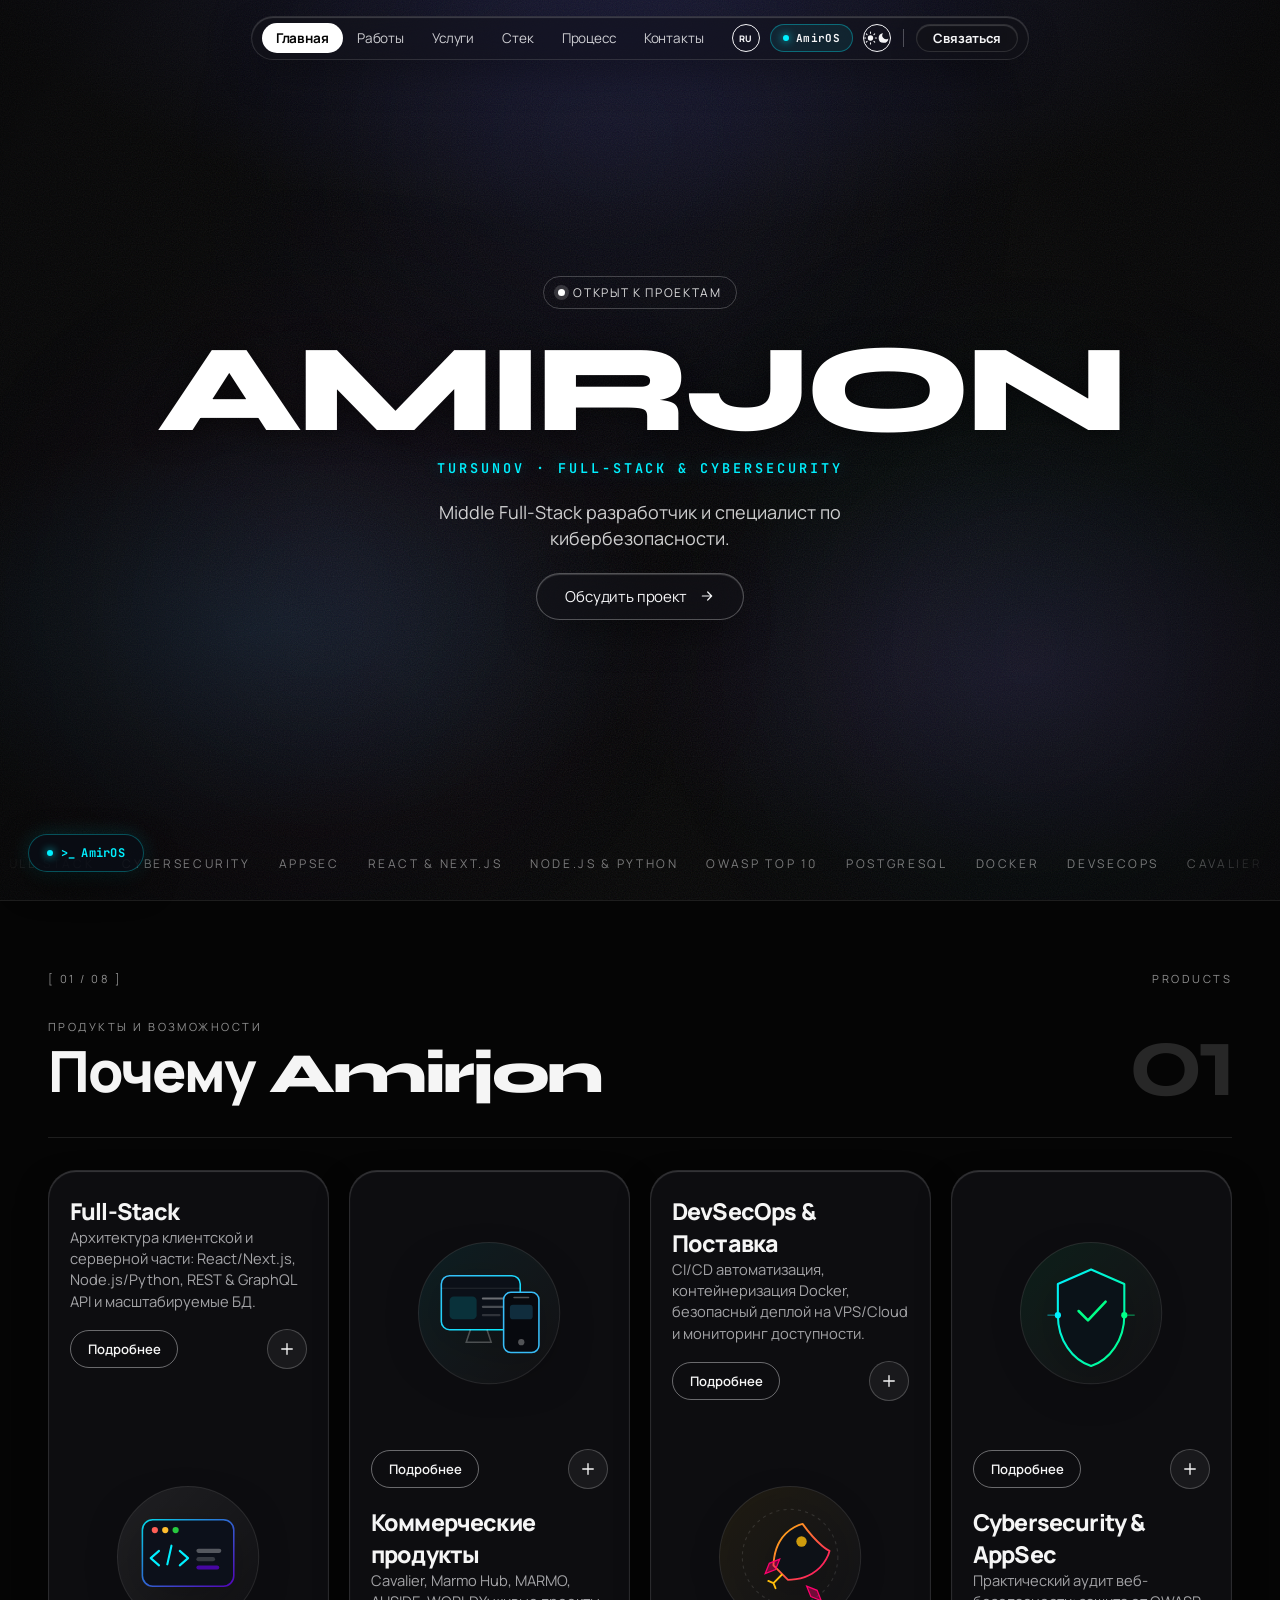
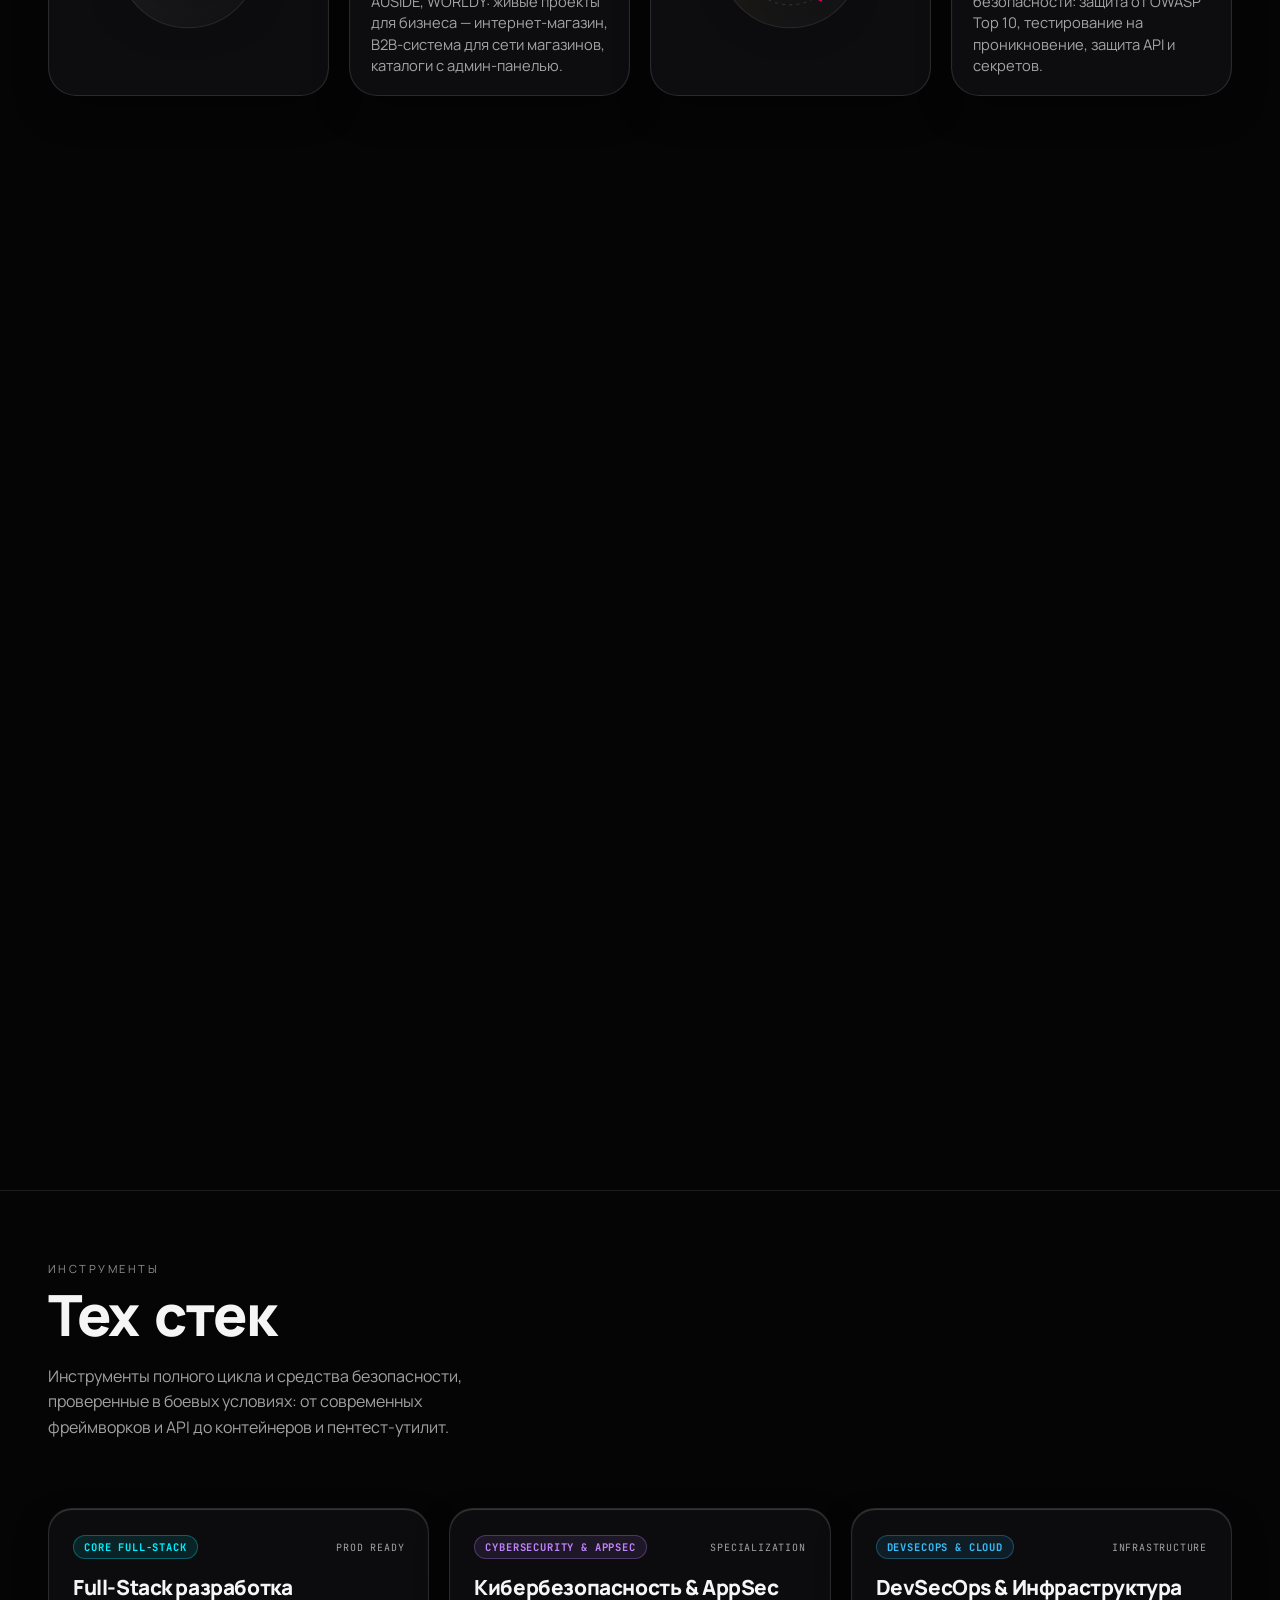
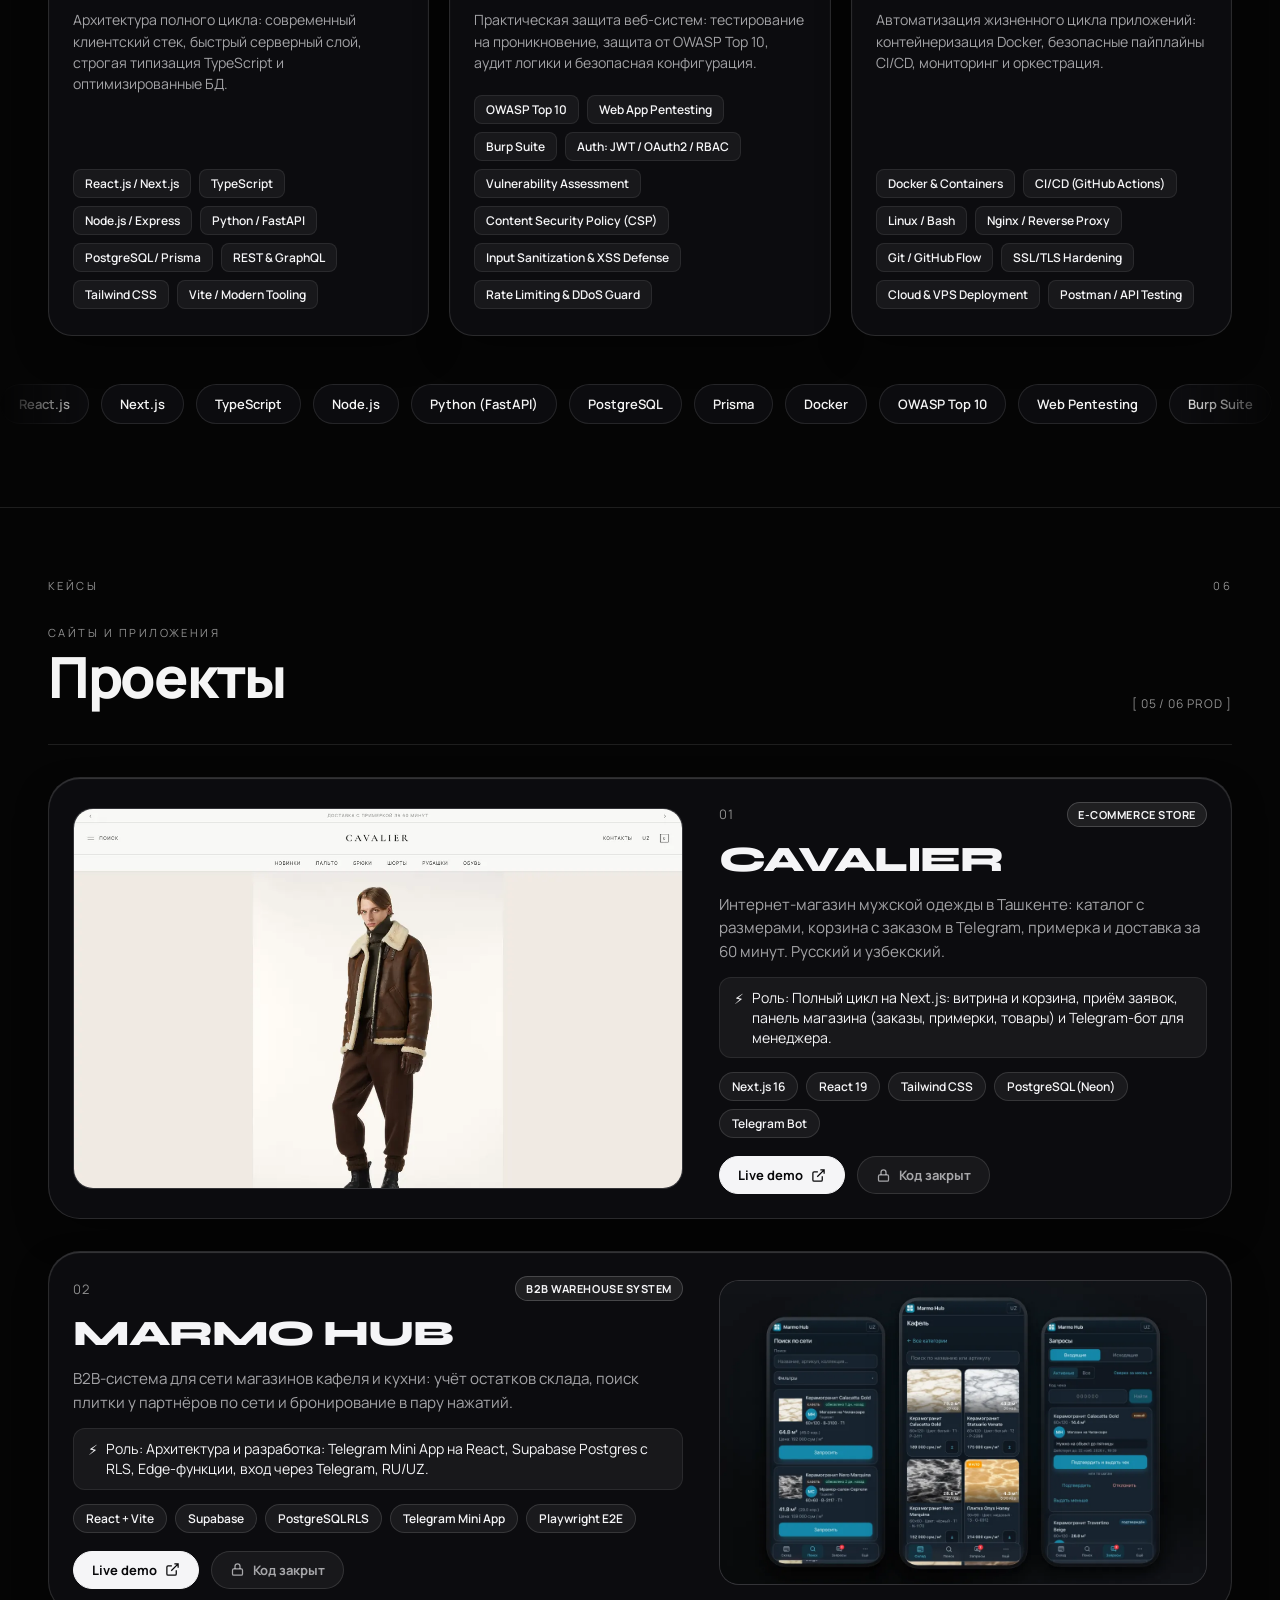
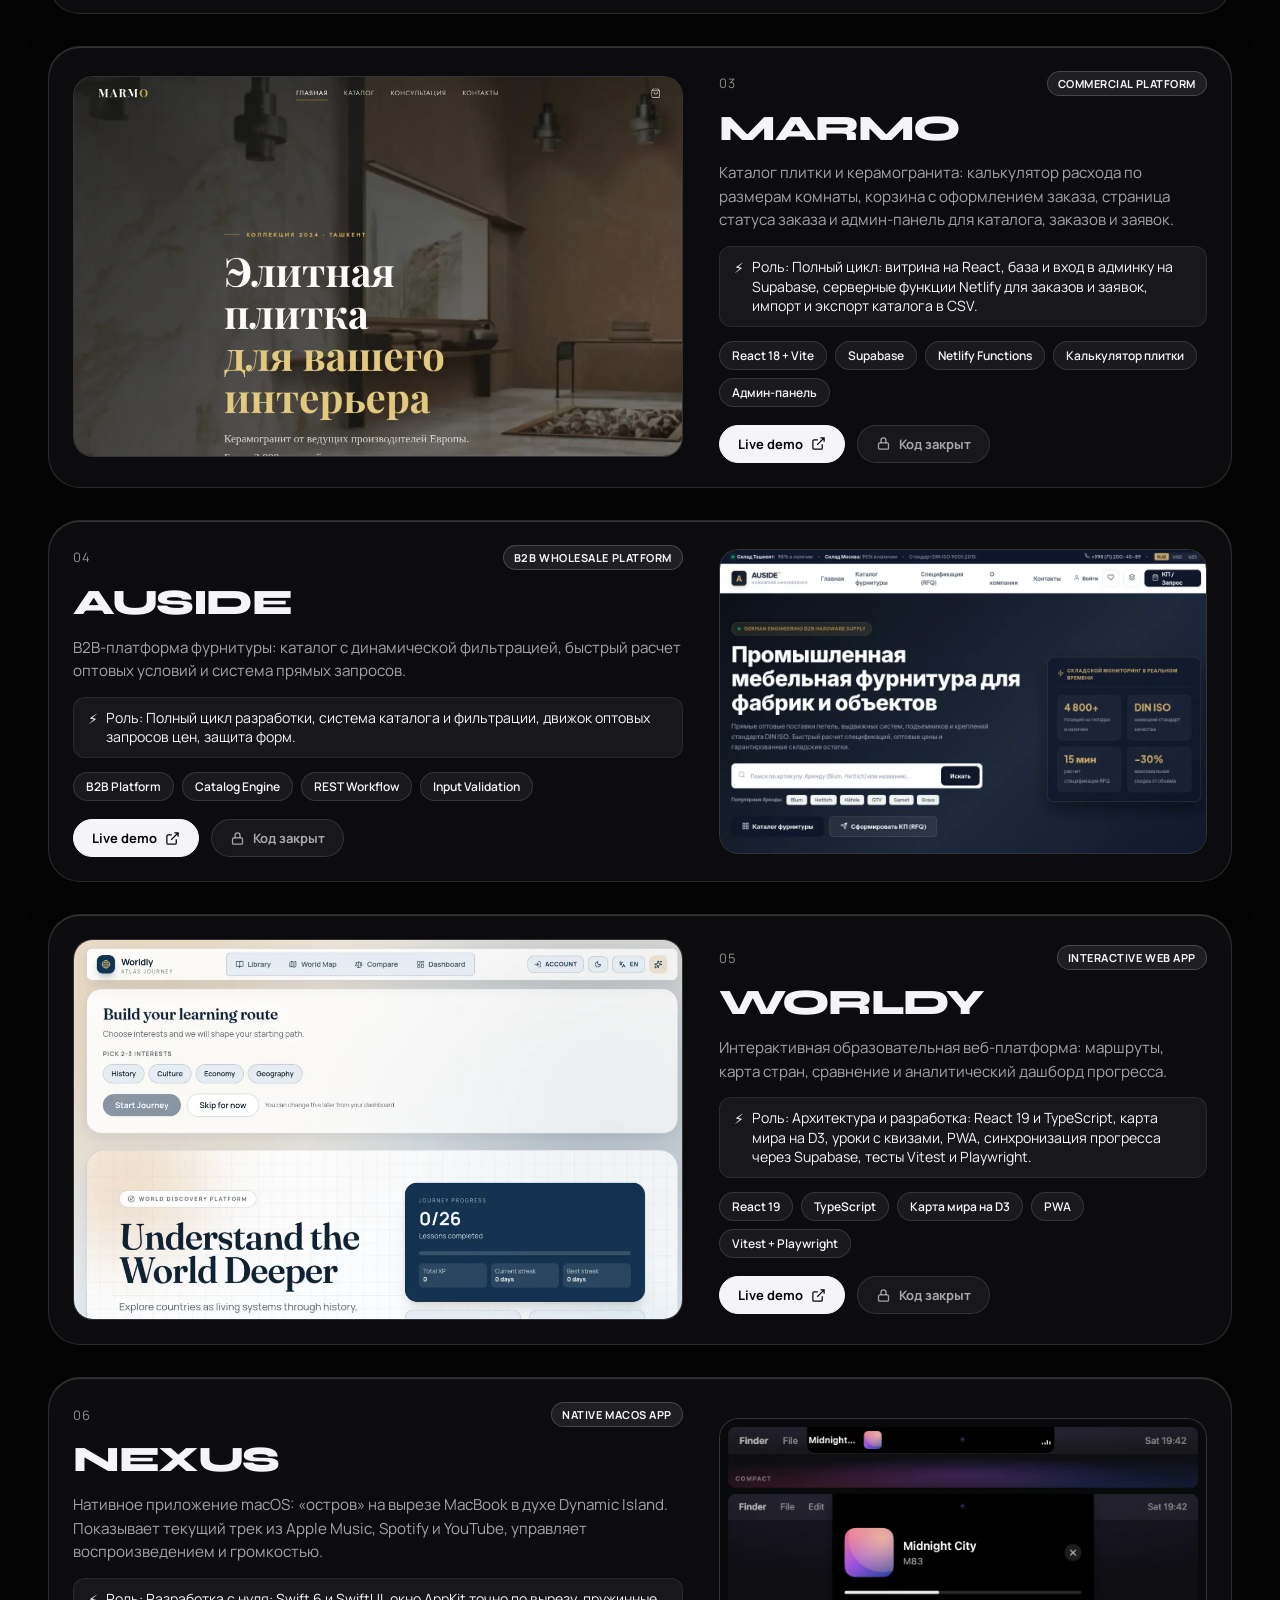
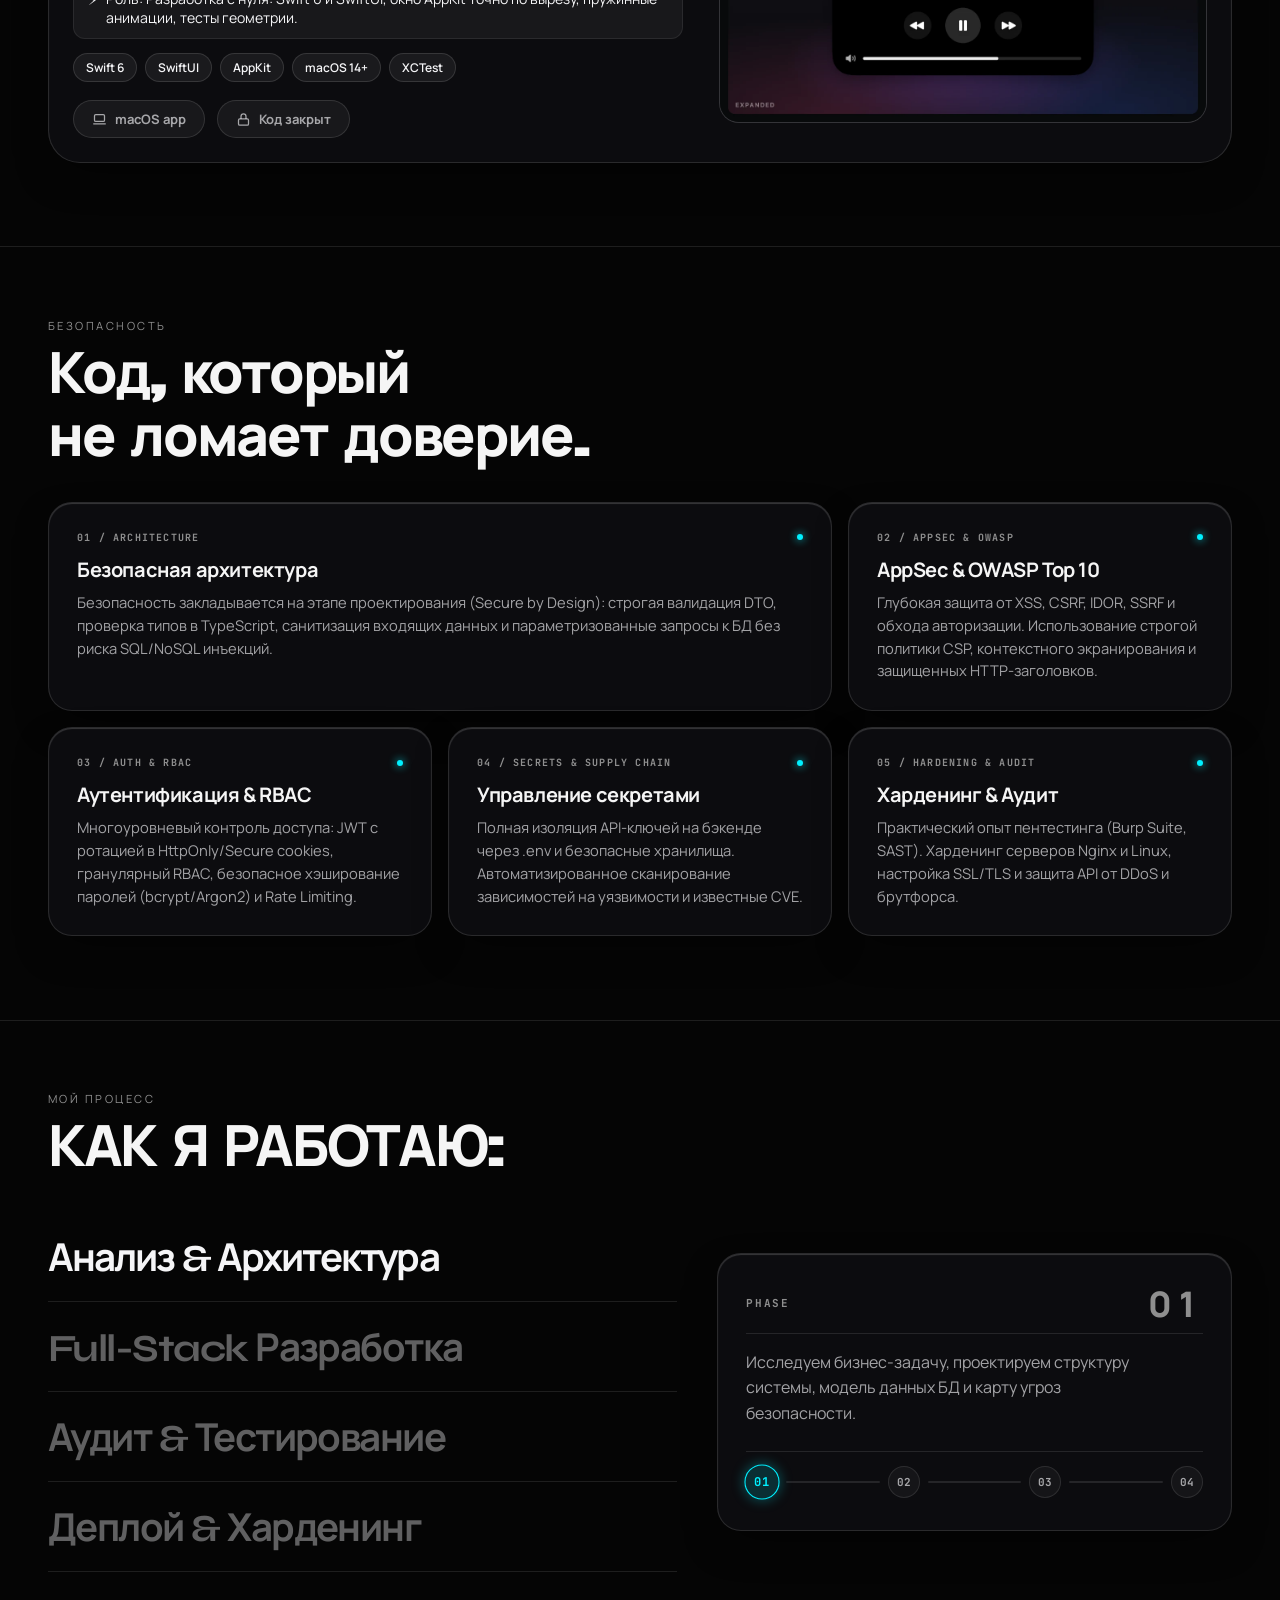
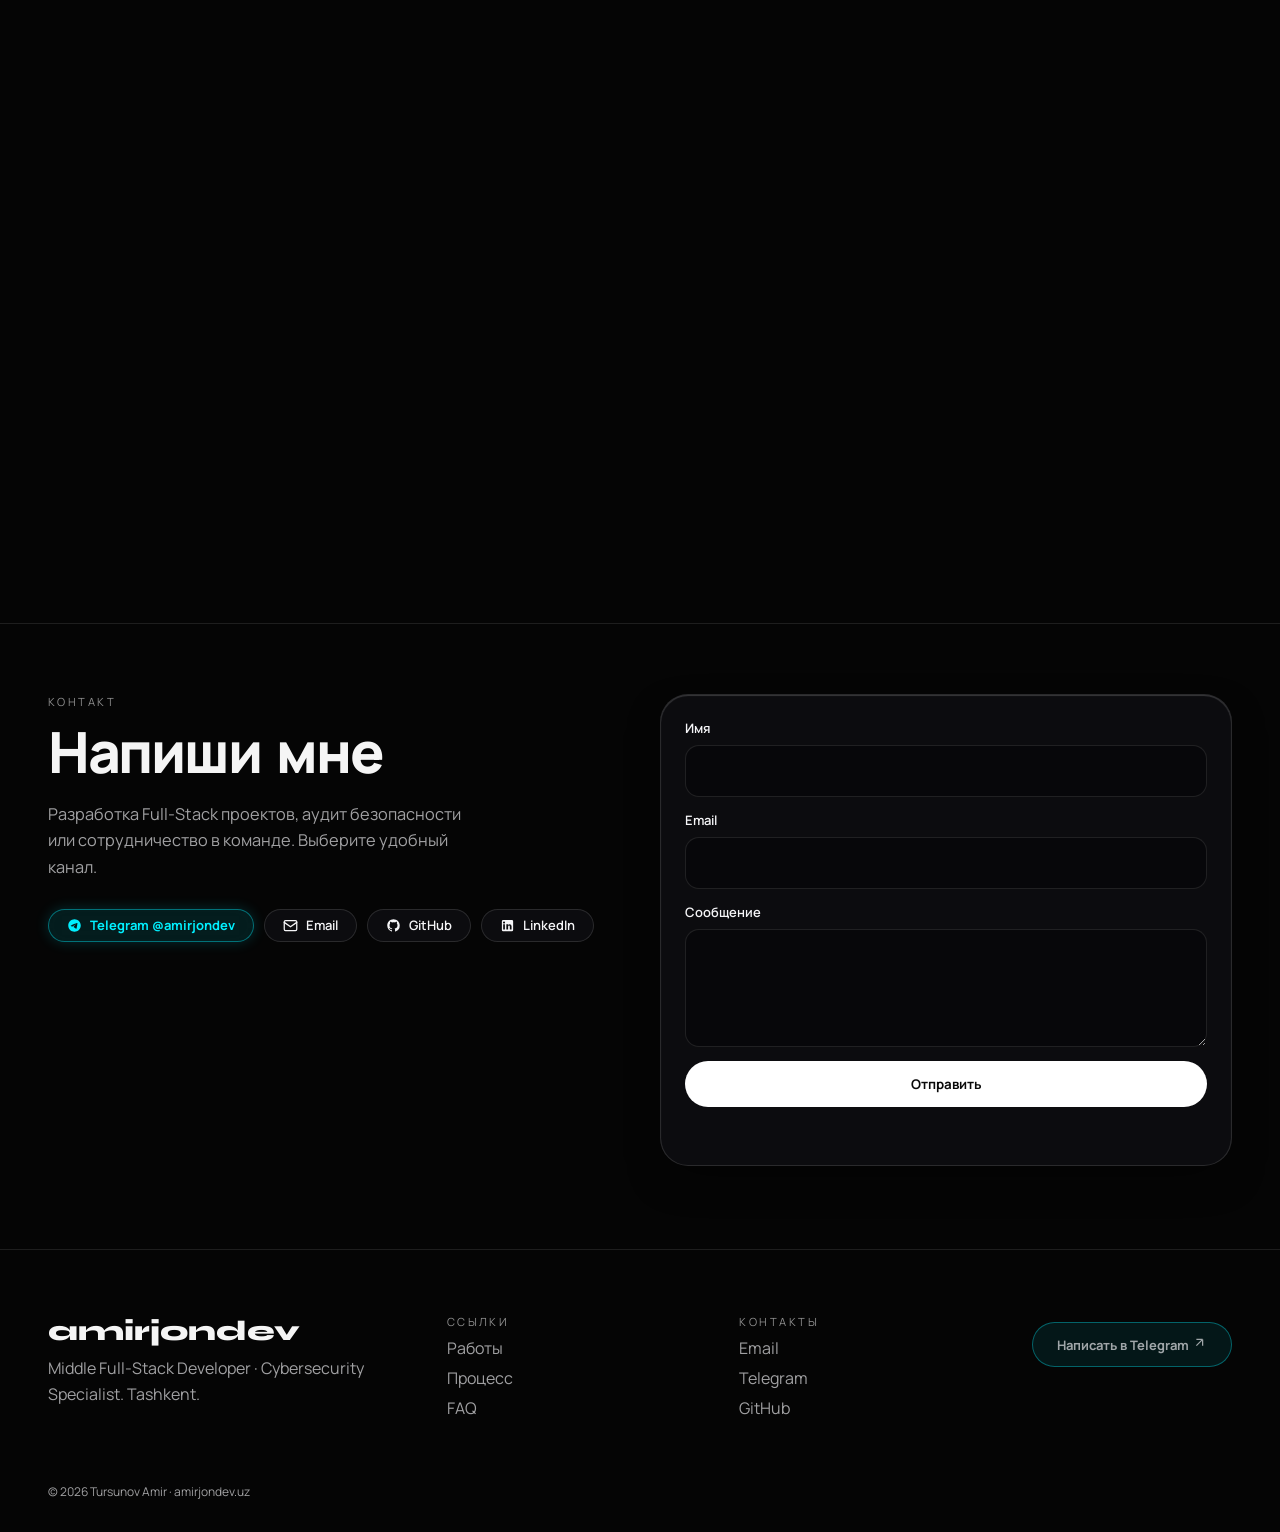
<file: index.html>
<!DOCTYPE html>
<html lang="ru" class="dark">
<head>
  <meta charset="UTF-8">
  <meta name="viewport" content="width=device-width, initial-scale=1.0">
  <title>Amirjon Tursunov · Middle Full-Stack Developer &amp; Cybersecurity Specialist</title>
  <link rel="canonical" href="https://amirjondev.uz/">
  <link rel="icon" type="image/svg+xml" href="./favicon.svg">
  <link rel="manifest" href="./site.webmanifest">
  <meta name="description" content="Amirjon Tursunov (@amirjondev) — Middle Full-Stack Developer &amp; Cybersecurity Specialist. Разработка защищенных веб-приложений, AppSec аудит, современный стек (React, Next.js, Node.js, TypeScript, Python).">
  <meta property="og:title" content="Amirjon Tursunov · Middle Full-Stack Developer &amp; Cybersecurity Specialist">
  <meta property="og:description" content="Middle Full-Stack Developer &amp; Cybersecurity Specialist. Современные защищенные веб-проекты на amirjondev.uz">
  <meta property="og:type" content="website">
  <meta property="og:url" content="https://amirjondev.uz/">
  <meta property="og:image" content="https://amirjondev.uz/og-image.png">
  <meta property="og:image:width" content="1200">
  <meta property="og:image:height" content="630">
  <meta property="og:image:type" content="image/png">
  <meta property="og:locale" content="ru_RU">
  <meta property="og:locale:alternate" content="en_US">
  <meta property="og:site_name" content="amirjondev.uz">
  <meta property="og:image:alt" content="Tursunov Amir — Middle Full-Stack Developer &amp; Cybersecurity Specialist, amirjondev.uz">
  <meta name="twitter:card" content="summary_large_image">
  <meta name="twitter:image" content="https://amirjondev.uz/og-image.png">
  <meta name="theme-color" content="#050505">
  <link rel="preconnect" href="https://fonts.googleapis.com">
  <link rel="preconnect" href="https://fonts.gstatic.com" crossorigin>
  <link href="https://fonts.googleapis.com/css2?family=JetBrains+Mono:wght@400;500;700&family=Manrope:wght@400;500;600;700;800&family=Syne:wght@600;700;800&display=swap" rel="stylesheet">
  <link rel="stylesheet" href="/styles.css?v=2.2.0">
  <style>
    html, body { background: #050505; color: #f5f5f5; }
    html:not(.dark), html:not(.dark) body { background: #f6f6f4; color: #0a0a0a; }
    a { color: inherit; }
    .hero { min-height: 100vh; display: flex; align-items: center; justify-content: center; }
    .hero-stack { width: 100%; text-align: center; }
    .hero-cta svg { flex-shrink: 0; }
  </style>
  <script async src="https://www.googletagmanager.com/gtag/js?id=G-TM1ZPD66BM"></script>
  <script>
    window.dataLayer = window.dataLayer || [];
    function gtag(){dataLayer.push(arguments);}
    gtag('js', new Date());
    gtag('config', 'G-TM1ZPD66BM');
  </script>
</head>
<body>
  <div class="ambient-mesh" aria-hidden="true">
    <div class="ambient-spot spot-1"></div>
    <div class="ambient-spot spot-2"></div>
    <div class="ambient-spot spot-3"></div>
  </div>

  <a class="skip-link" href="#about-work" data-i18n="skip">Перейти к контенту</a>

  <header class="site-header" id="siteHeader">
    <nav class="liquid-glass top-nav" aria-label="Primary">
      <a class="nav-link is-active" href="#home" data-nav="home" data-i18n="nav.home">Главная</a>
      <a class="nav-link" href="#projects" data-nav="projects" data-i18n="nav.work">Работы</a>
      <a class="nav-link" href="#services" data-nav="services" data-i18n="nav.services">Услуги</a>
      <a class="nav-link" href="#stack" data-nav="stack" data-i18n="nav.stack">Стек</a>
      <a class="nav-link" href="#process" data-nav="process" data-i18n="nav.process">Процесс</a>
      <a class="nav-link" href="#contacts" data-nav="contacts" data-i18n="nav.contacts">Контакты</a>

      <div class="nav-actions">
        <div class="lang-dropdown">
          <button type="button" class="lang-toggle-btn orbit-btn" id="langBtn" aria-label="Language" aria-expanded="false">
            <span id="langBtnLabel">RU</span>
          </button>
          <div class="lang-menu" id="langMenu" aria-hidden="true">
            <div class="lang-options">
              <button type="button" class="lang-option is-active" data-lang="ru">RU</button>
              <button type="button" class="lang-option" data-lang="en">EN</button>
            </div>
          </div>
        </div>

        <button type="button" class="nav-term-btn" id="termNavBtn" title="Терминал (Ctrl + ~ или ⌘ + K)" aria-label="Open Terminal">
          <span class="term-badge-dot"></span>
          <span>AmirOS</span>
        </button>

        <button type="button" class="theme-btn orbit-btn" id="themeToggle" aria-label="Toggle theme">
          <svg id="themeIconSun" width="14" height="14" viewBox="0 0 24 24" fill="currentColor" aria-hidden="true">
            <circle cx="12" cy="12" r="5"/>
            <path d="M12 1v2M12 21v2M4.22 4.22l1.42 1.42M18.36 18.36l1.42 1.42M1 12h2M21 12h2M4.22 19.78l1.42-1.42M18.36 5.64l1.42-1.42" stroke="currentColor" stroke-width="2" fill="none" stroke-linecap="round"/>
          </svg>
          <svg id="themeIconMoon" width="14" height="14" viewBox="0 0 24 24" fill="currentColor" hidden aria-hidden="true">
            <path d="M21 12.79A9 9 0 1 1 11.21 3 7 7 0 0 0 21 12.79z"/>
          </svg>
        </button>

        <span class="nav-rule" aria-hidden="true"></span>
        <a class="orbit-btn liquid-glass nav-cta" href="https://t.me/amirjondev" target="_blank" rel="noopener noreferrer" data-i18n="nav.cta">Связаться</a>
      </div>
    </nav>
  </header>

  <div class="mobile-bar liquid-glass" id="mobileBar">
    <a class="mobile-brand" href="#home">
      <span class="avatar-mark" aria-hidden="true">A</span>
      <span>amirjondev</span>
    </a>
    <div class="mobile-actions">
      <button type="button" class="theme-btn orbit-btn" id="themeToggleMobile" aria-label="Toggle theme">
        <svg class="icon-sun" width="12" height="12" viewBox="0 0 24 24" fill="currentColor" aria-hidden="true">
          <circle cx="12" cy="12" r="5"/>
          <path d="M12 1v2M12 21v2M4.22 4.22l1.42 1.42M18.36 18.36l1.42 1.42M1 12h2M21 12h2M4.22 19.78l1.42-1.42M18.36 5.64l1.42-1.42" stroke="currentColor" stroke-width="2" fill="none" stroke-linecap="round"/>
        </svg>
        <svg class="icon-moon" width="12" height="12" viewBox="0 0 24 24" fill="currentColor" hidden aria-hidden="true">
          <path d="M21 12.79A9 9 0 1 1 11.21 3 7 7 0 0 0 21 12.79z"/>
        </svg>
      </button>
      <button type="button" class="burger" id="burger" aria-label="Open menu" aria-expanded="false">
        <span></span><span></span>
      </button>
    </div>
  </div>

  <div class="mobile-sheet" id="mobileSheet" hidden>
    <div class="mobile-sheet-inner">
      <button type="button" class="sheet-term-btn" id="sheetTermBtn">
        <span class="term-badge-dot"></span>
        <span>&gt;_ AmirOS Terminal</span>
      </button>
      <a href="#home" data-i18n="nav.home">Главная</a>
      <a href="#projects" data-i18n="nav.work">Работы</a>
      <a href="#services" data-i18n="nav.services">Услуги</a>
      <a href="#stack" data-i18n="nav.stack">Стек</a>
      <a href="#security" data-i18n="nav.security">Безопасность</a>
      <a href="#process" data-i18n="nav.process">Процесс</a>
      <a href="#faq" data-i18n="nav.faq">FAQ</a>
      <a href="#contacts" data-i18n="nav.contacts">Контакты</a>
      <a class="sheet-cta" href="https://t.me/amirjondev" target="_blank" rel="noopener noreferrer" data-i18n="nav.cta">Связаться</a>
    </div>
  </div>

  <main>
    <section id="home" class="hero">
      <div class="hero-shader" id="heroShader" aria-hidden="true"></div>
      <div class="hero-veil" aria-hidden="true"></div>
      <div class="hero-stack">
        <p class="hero-chip" data-i18n="hero.chip">Открыт к проектам</p>
        <div class="hero-logo">
          <h1 class="hero-logo__title">AMIRJON</h1>
          <p class="hero-tagline">TURSUNOV · FULL-STACK &amp; CYBERSECURITY</p>
        </div>
        <p class="hero-sub" data-i18n="hero.subtitle">Middle Full-Stack разработчик и специалист по кибербезопасности.</p>
        <a class="hero-cta orbit-btn liquid-glass" href="https://t.me/amirjondev" target="_blank" rel="noopener noreferrer">
          <span data-i18n="hero.btn">Обсудить проект</span>
          <svg width="16" height="16" viewBox="0 0 24 24" fill="none" aria-hidden="true"><path d="M5 12h14M13 6l6 6-6 6" stroke="currentColor" stroke-width="1.8" stroke-linecap="round" stroke-linejoin="round"/></svg>
        </a>
      </div>
      <div class="hero-ticker" aria-hidden="true">
        <div class="hero-ticker-track">
          <span>Full-Stack</span><span>Cybersecurity</span><span>AppSec</span><span>React &amp; Next.js</span><span>Node.js &amp; Python</span><span>OWASP Top 10</span><span>PostgreSQL</span><span>Docker</span><span>DevSecOps</span><span>CAVALIER</span><span>MARMO HUB</span><span>MARMO</span><span>AUSIDE</span><span>WORLDY</span><span>NEXUS</span><span>Tashkent</span><span>Available for hire</span>
          <span>Full-Stack</span><span>Cybersecurity</span><span>AppSec</span><span>React &amp; Next.js</span><span>Node.js &amp; Python</span><span>OWASP Top 10</span><span>PostgreSQL</span><span>Docker</span><span>DevSecOps</span><span>CAVALIER</span><span>MARMO HUB</span><span>MARMO</span><span>AUSIDE</span><span>WORLDY</span><span>NEXUS</span><span>Tashkent</span><span>Available for hire</span>
        </div>
      </div>
    </section>

    <section id="about-work" class="aw-section">
      <div class="aw-inner">
        <div class="aw-topbar">
          <span class="aw-mono" data-i18n="about.num">[ 01 / 08 ]</span>
          <span class="aw-mono" data-i18n="about.tag">PRODUCTS</span>
        </div>
        <header class="aw-head">
          <div>
            <p class="aw-label" data-i18n="about.label">ПРОДУКТЫ И ВОЗМОЖНОСТИ</p>
            <h2 class="aw-title" data-i18n="about.title">Почему Amirjon</h2>
          </div>
          <span class="aw-big--head" aria-hidden="true">01</span>
        </header>
        <div class="aw-rule" aria-hidden="true"></div>
        <div class="aw-cols" id="whyTrack">
          <article class="aw-card aw-card--art-bottom">
            <div class="aw-card__copy">
              <h3 class="aw-card__title" data-i18n="about.c1.title">Full-Stack</h3>
              <p class="aw-card__text" data-i18n="about.c1.text">Архитектура клиентской и серверной части: React/Next.js, Node.js/Python, REST &amp; GraphQL API и масштабируемые БД.</p>
            </div>
            <div class="aw-card__actions">
              <a class="aw-card__btn" href="#services" data-i18n="about.more">Подробнее</a>
              <a class="aw-card__go" href="#services" aria-label="more">
                <svg width="18" height="18" viewBox="0 0 24 24" fill="none" aria-hidden="true"><path d="M12 5v14M5 12h14" stroke="currentColor" stroke-width="1.8" stroke-linecap="round"/></svg>
              </a>
            </div>
            <div class="aw-card__art" aria-hidden="true">
              <svg viewBox="0 0 160 160" fill="none" xmlns="http://www.w3.org/2000/svg" class="card-art-svg">
                <defs>
                  <linearGradient id="fe-grad" x1="0%" y1="0%" x2="100%" y2="100%">
                    <stop offset="0%" stop-color="#00f0ff" stop-opacity="0.9"/>
                    <stop offset="100%" stop-color="#7000ff" stop-opacity="0.7"/>
                  </linearGradient>
                  <linearGradient id="fe-bg" x1="0%" y1="0%" x2="100%" y2="100%">
                    <stop offset="0%" stop-color="rgba(255,255,255,0.08)"/>
                    <stop offset="100%" stop-color="rgba(255,255,255,0.02)"/>
                  </linearGradient>
                </defs>
                <circle cx="80" cy="80" r="68" fill="url(#fe-bg)" stroke="rgba(255,255,255,0.1)" stroke-width="1"/>
                <rect x="36" y="44" width="88" height="64" rx="10" fill="#0c101a" stroke="url(#fe-grad)" stroke-width="1.5"/>
                <circle cx="48" cy="54" r="3" fill="#ff5f56"/>
                <circle cx="58" cy="54" r="3" fill="#ffbd2e"/>
                <circle cx="68" cy="54" r="3" fill="#27c93f"/>
                <path d="M52 74l-8 7 8 7M72 74l8 7-8 7M64 69l-4 18" stroke="#00f0ff" stroke-width="2" stroke-linecap="round" stroke-linejoin="round"/>
                <rect x="88" y="72" width="24" height="4" rx="2" fill="rgba(255,255,255,0.3)"/>
                <rect x="88" y="80" width="18" height="4" rx="2" fill="rgba(255,255,255,0.18)"/>
                <rect x="88" y="88" width="22" height="4" rx="2" fill="#7000ff" fill-opacity="0.6"/>
              </svg>
            </div>
          </article>
          <article class="aw-card aw-card--art-top">
            <div class="aw-card__art" aria-hidden="true">
              <svg viewBox="0 0 160 160" fill="none" xmlns="http://www.w3.org/2000/svg" class="card-art-svg">
                <defs>
                  <linearGradient id="sites-grad" x1="0%" y1="0%" x2="100%" y2="100%">
                    <stop offset="0%" stop-color="#38bdf8"/>
                    <stop offset="100%" stop-color="#00f0ff"/>
                  </linearGradient>
                  <linearGradient id="sites-bg" x1="0%" y1="0%" x2="100%" y2="100%">
                    <stop offset="0%" stop-color="rgba(0,240,255,0.08)"/>
                    <stop offset="100%" stop-color="rgba(255,255,255,0.02)"/>
                  </linearGradient>
                </defs>
                <circle cx="80" cy="80" r="68" fill="url(#sites-bg)" stroke="rgba(255,255,255,0.1)" stroke-width="1"/>
                <rect x="34" y="44" width="76" height="52" rx="8" fill="#0b1018" stroke="url(#sites-grad)" stroke-width="1.5"/>
                <line x1="34" y1="56" x2="110" y2="56" stroke="rgba(255,255,255,0.1)" stroke-width="1"/>
                <rect x="42" y="64" width="26" height="22" rx="4" fill="rgba(0,240,255,0.15)"/>
                <line x1="74" y1="66" x2="102" y2="66" stroke="rgba(255,255,255,0.4)" stroke-width="2" stroke-linecap="round"/>
                <line x1="74" y1="74" x2="96" y2="74" stroke="rgba(255,255,255,0.25)" stroke-width="2" stroke-linecap="round"/>
                <line x1="74" y1="82" x2="90" y2="82" stroke="rgba(255,255,255,0.15)" stroke-width="2" stroke-linecap="round"/>
                <path d="M62 96l-4 12h24l-4-12" stroke="rgba(255,255,255,0.25)" stroke-width="1.5"/>
                <rect x="94" y="60" width="34" height="58" rx="7" fill="#07090e" stroke="#38bdf8" stroke-width="1.5"/>
                <line x1="104" y1="65" x2="118" y2="65" stroke="rgba(255,255,255,0.3)" stroke-width="1.5" stroke-linecap="round"/>
                <rect x="100" y="72" width="22" height="14" rx="3" fill="rgba(56,189,248,0.2)"/>
                <circle cx="111" cy="108" r="3" fill="rgba(255,255,255,0.3)"/>
              </svg>
            </div>
            <div class="aw-card__actions">
              <a class="aw-card__btn" href="#projects" data-i18n="about.more">Подробнее</a>
              <a class="aw-card__go" href="#projects" aria-label="more">
                <svg width="18" height="18" viewBox="0 0 24 24" fill="none" aria-hidden="true"><path d="M12 5v14M5 12h14" stroke="currentColor" stroke-width="1.8" stroke-linecap="round"/></svg>
              </a>
            </div>
            <div class="aw-card__copy">
              <h3 class="aw-card__title" data-i18n="about.c2.title">Коммерческие продукты</h3>
              <p class="aw-card__text" data-i18n="about.c2.text">Cavalier, Marmo Hub, MARMO, AUSIDE, WORLDY: живые проекты для бизнеса — интернет-магазин, B2B-система для сети магазинов, каталоги с админ-панелью.</p>
            </div>
          </article>
          <article class="aw-card aw-card--art-bottom">
            <div class="aw-card__copy">
              <h3 class="aw-card__title" data-i18n="about.c3.title">DevSecOps &amp; Поставка</h3>
              <p class="aw-card__text" data-i18n="about.c3.text">CI/CD автоматизация, контейнеризация Docker, безопасный деплой на VPS/Cloud и мониторинг доступности.</p>
            </div>
            <div class="aw-card__actions">
              <a class="aw-card__btn" href="#process" data-i18n="about.more">Подробнее</a>
              <a class="aw-card__go" href="#process" aria-label="more">
                <svg width="18" height="18" viewBox="0 0 24 24" fill="none" aria-hidden="true"><path d="M12 5v14M5 12h14" stroke="currentColor" stroke-width="1.8" stroke-linecap="round"/></svg>
              </a>
            </div>
            <div class="aw-card__art" aria-hidden="true">
              <svg viewBox="0 0 160 160" fill="none" xmlns="http://www.w3.org/2000/svg" class="card-art-svg">
                <defs>
                  <linearGradient id="deliv-grad" x1="0%" y1="0%" x2="100%" y2="100%">
                    <stop offset="0%" stop-color="#ffbe0b"/>
                    <stop offset="100%" stop-color="#ff006e"/>
                  </linearGradient>
                  <linearGradient id="deliv-bg" x1="0%" y1="0%" x2="100%" y2="100%">
                    <stop offset="0%" stop-color="rgba(255,190,11,0.08)"/>
                    <stop offset="100%" stop-color="rgba(255,255,255,0.02)"/>
                  </linearGradient>
                </defs>
                <circle cx="80" cy="80" r="68" fill="url(#deliv-bg)" stroke="rgba(255,255,255,0.1)" stroke-width="1"/>
                <circle cx="80" cy="80" r="46" stroke="rgba(255,255,255,0.12)" stroke-dasharray="3 4"/>
                <g transform="translate(48, 44)">
                  <path d="M44 4c0 0-14 3-22 17-6 10-6 23-6 23l14 14s13 0 23-6c14-8 17-22 17-22s-10-4-26-26z" fill="#0d1117" stroke="url(#deliv-grad)" stroke-width="1.8" stroke-linejoin="round"/>
                  <circle cx="43" cy="21" r="5" fill="#ffbe0b" fill-opacity="0.8"/>
                  <path d="M22 38l-10 4-4 10 10-4 4-10z" fill="rgba(255,0,110,0.4)" stroke="#ff006e" stroke-width="1.2"/>
                  <path d="M48 64l4 10 10 4-4-10-10-4z" fill="rgba(255,0,110,0.4)" stroke="#ff006e" stroke-width="1.2"/>
                  <path d="M24 53l-8 8m0 0l-5-2m5 2l2 5" stroke="#ffbe0b" stroke-width="1.8" stroke-linecap="round"/>
                </g>
              </svg>
            </div>
          </article>
          <article class="aw-card aw-card--art-top">
            <div class="aw-card__art" aria-hidden="true">
              <svg viewBox="0 0 160 160" fill="none" xmlns="http://www.w3.org/2000/svg" class="card-art-svg">
                <defs>
                  <linearGradient id="sec-grad" x1="0%" y1="0%" x2="100%" y2="100%">
                    <stop offset="0%" stop-color="#00f0ff"/>
                    <stop offset="100%" stop-color="#00ff88"/>
                  </linearGradient>
                  <linearGradient id="sec-bg" x1="0%" y1="0%" x2="100%" y2="100%">
                    <stop offset="0%" stop-color="rgba(0,255,136,0.08)"/>
                    <stop offset="100%" stop-color="rgba(255,255,255,0.02)"/>
                  </linearGradient>
                </defs>
                <circle cx="80" cy="80" r="68" fill="url(#sec-bg)" stroke="rgba(255,255,255,0.1)" stroke-width="1"/>
                <path d="M80 38L48 52v30c0 24 14 43 32 49 18-6 32-25 32-49V52L80 38z" fill="#0a1218" stroke="url(#sec-grad)" stroke-width="2" stroke-linejoin="round"/>
                <path d="M68 78l9 9 17-18" stroke="#00ff88" stroke-width="2.5" stroke-linecap="round" stroke-linejoin="round"/>
                <circle cx="48" cy="82" r="3" fill="#00f0ff"/>
                <circle cx="112" cy="82" r="3" fill="#00ff88"/>
                <line x1="38" y1="82" x2="45" y2="82" stroke="rgba(0,240,255,0.5)" stroke-width="1.2"/>
                <line x1="115" y1="82" x2="122" y2="82" stroke="rgba(0,255,136,0.5)" stroke-width="1.2"/>
              </svg>
            </div>
            <div class="aw-card__actions">
              <a class="aw-card__btn" href="#security" data-i18n="about.more">Подробнее</a>
              <a class="aw-card__go" href="#security" aria-label="more">
                <svg width="18" height="18" viewBox="0 0 24 24" fill="none" aria-hidden="true"><path d="M12 5v14M5 12h14" stroke="currentColor" stroke-width="1.8" stroke-linecap="round"/></svg>
              </a>
            </div>
            <div class="aw-card__copy">
              <h3 class="aw-card__title" data-i18n="about.c4.title">Cybersecurity &amp; AppSec</h3>
              <p class="aw-card__text" data-i18n="about.c4.text">Практический аудит веб-безопасности: защита от OWASP Top 10, тестирование на проникновение, защита API и секретов.</p>
            </div>
          </article>
        </div>
      </div>
    </section>

    <section id="services" class="split-section">
      <div class="aw-inner">
        <div class="aw-topbar">
          <span class="aw-mono" data-i18n="services.label">МОИ УСЛУГИ</span>
          <span class="aw-mono">02</span>
        </div>
        <h2 class="aw-title" data-i18n="services.title">Что я делаю</h2>
        <div class="svc-layout">
          <div class="svc-detail" id="svcDetail">
            <p class="svc-kicker" data-i18n="services.ready">Готовы обсудить задачу?</p>
            <p class="svc-copy" id="svcCopy" data-i18n="svc.1.desc">Разработка комплексных веб-приложений под ключ: от интерактивного интерфейса до масштабируемого бэкенда и БД.</p>
            <a class="hero-cta orbit-btn liquid-glass" href="#contacts" data-i18n="services.cta">Обсудить проект</a>
          </div>
          <ul class="svc-list" id="svcList">
            <li class="is-active" data-svc="1"><button type="button" data-i18n="svc.1.name">Full-Stack веб-сервисы</button></li>
            <li data-svc="2"><button type="button" data-i18n="svc.2.name">Backend &amp; API разработка</button></li>
            <li data-svc="3"><button type="button" data-i18n="svc.3.name">Frontend &amp; SPA / SSR</button></li>
            <li data-svc="4"><button type="button" data-i18n="svc.4.name">Аудит безопасности (AppSec)</button></li>
            <li data-svc="5"><button type="button" data-i18n="svc.5.name">Базы данных и ORM</button></li>
            <li data-svc="6"><button type="button" data-i18n="svc.6.name">DevSecOps &amp; Деплой</button></li>
            <li data-svc="7"><button type="button" data-i18n="svc.7.name">Оптимизация &amp; Web Vitals</button></li>
            <li data-svc="8"><button type="button" data-i18n="svc.8.name">Харденинг &amp; Защита данных</button></li>
          </ul>
        </div>
      </div>
    </section>

    <section id="stack" class="stack-section">
      <div class="aw-inner">
        <div class="section-head">
          <p class="aw-label" data-i18n="stack.label">ИНСТРУМЕНТЫ</p>
          <h2 class="aw-title"><span data-i18n="stack.title1">Тех</span> <span data-i18n="stack.title2">стек</span></h2>
          <p class="stack-desc" data-i18n="stack.desc">Инструменты полного цикла и средства безопасности, проверенные в боевых условиях: от современных фреймворков и API до контейнеров и пентест-утилит.</p>
        </div>

        <div class="stack-grid">
          <!-- Domain 1: Core Full-Stack -->
          <div class="stack-card liquid-glass">
            <div class="stack-card__header">
              <span class="stack-pill stack-pill--cyan" data-i18n="stack.c1.badge">CORE FULL-STACK</span>
              <span class="stack-status-badge">PROD READY</span>
            </div>
            <h3 class="stack-card__title" data-i18n="stack.c1.title">Full-Stack разработка</h3>
            <p class="stack-card__text" data-i18n="stack.c1.desc">Архитектура полного цикла: современный клиентский стек, быстрый серверный слой, строгая типизация TypeScript и оптимизированные БД.</p>
            <div class="stack-chips">
              <span class="stack-chip">React.js / Next.js</span>
              <span class="stack-chip">TypeScript</span>
              <span class="stack-chip">Node.js / Express</span>
              <span class="stack-chip">Python / FastAPI</span>
              <span class="stack-chip">PostgreSQL / Prisma</span>
              <span class="stack-chip">REST &amp; GraphQL</span>
              <span class="stack-chip">Tailwind CSS</span>
              <span class="stack-chip">Vite / Modern Tooling</span>
            </div>
          </div>

          <!-- Domain 2: Cybersecurity & AppSec -->
          <div class="stack-card liquid-glass">
            <div class="stack-card__header">
              <span class="stack-pill stack-pill--purple" data-i18n="stack.c2.badge">CYBERSECURITY &amp; APPSEC</span>
              <span class="stack-status-badge">SPECIALIZATION</span>
            </div>
            <h3 class="stack-card__title" data-i18n="stack.c2.title">Кибербезопасность &amp; AppSec</h3>
            <p class="stack-card__text" data-i18n="stack.c2.desc">Практическая защита веб-систем: тестирование на проникновение, защита от OWASP Top 10, аудит логики и безопасная конфигурация.</p>
            <div class="stack-chips">
              <span class="stack-chip">OWASP Top 10</span>
              <span class="stack-chip">Web App Pentesting</span>
              <span class="stack-chip">Burp Suite</span>
              <span class="stack-chip">Auth: JWT / OAuth2 / RBAC</span>
              <span class="stack-chip">Vulnerability Assessment</span>
              <span class="stack-chip">Content Security Policy (CSP)</span>
              <span class="stack-chip">Input Sanitization &amp; XSS Defense</span>
              <span class="stack-chip">Rate Limiting &amp; DDoS Guard</span>
            </div>
          </div>

          <!-- Domain 3: DevSecOps & Cloud -->
          <div class="stack-card liquid-glass">
            <div class="stack-card__header">
              <span class="stack-pill stack-pill--blue" data-i18n="stack.c3.badge">DEVSECOPS &amp; CLOUD</span>
              <span class="stack-status-badge">INFRASTRUCTURE</span>
            </div>
            <h3 class="stack-card__title" data-i18n="stack.c3.title">DevSecOps &amp; Инфраструктура</h3>
            <p class="stack-card__text" data-i18n="stack.c3.desc">Автоматизация жизненного цикла приложений: контейнеризация Docker, безопасные пайплайны CI/CD, мониторинг и оркестрация.</p>
            <div class="stack-chips">
              <span class="stack-chip">Docker &amp; Containers</span>
              <span class="stack-chip">CI/CD (GitHub Actions)</span>
              <span class="stack-chip">Linux / Bash</span>
              <span class="stack-chip">Nginx / Reverse Proxy</span>
              <span class="stack-chip">Git / GitHub Flow</span>
              <span class="stack-chip">SSL/TLS Hardening</span>
              <span class="stack-chip">Cloud &amp; VPS Deployment</span>
              <span class="stack-chip">Postman / API Testing</span>
            </div>
          </div>
        </div>
      </div>

      <div class="ticker-wrap" aria-hidden="true">
        <div class="ticker">
          <div class="ticker-track">
            <span>React.js</span><span>Next.js</span><span>TypeScript</span><span>Node.js</span><span>Python (FastAPI)</span><span>PostgreSQL</span><span>Prisma</span><span>Docker</span><span>OWASP Top 10</span><span>Web Pentesting</span><span>Burp Suite</span><span>DevSecOps</span><span>Tailwind CSS</span><span>REST &amp; GraphQL</span><span>Linux Hardening</span><span>CI/CD</span><span>JWT / OAuth2</span><span>Nginx</span>
            <span>React.js</span><span>Next.js</span><span>TypeScript</span><span>Node.js</span><span>Python (FastAPI)</span><span>PostgreSQL</span><span>Prisma</span><span>Docker</span><span>OWASP Top 10</span><span>Web Pentesting</span><span>Burp Suite</span><span>DevSecOps</span><span>Tailwind CSS</span><span>REST &amp; GraphQL</span><span>Linux Hardening</span><span>CI/CD</span><span>JWT / OAuth2</span><span>Nginx</span>
          </div>
        </div>
      </div>
    </section>

    <section id="projects" class="aw-section">
      <div class="aw-inner">
        <div class="aw-topbar">
          <span class="aw-mono" data-i18n="projects.label">КЕЙСЫ</span>
          <span class="aw-mono">06</span>
        </div>
        <header class="aw-head">
          <div>
            <p class="aw-label" data-i18n="projects.kicker">САЙТЫ И ПРИЛОЖЕНИЯ</p>
            <h2 class="aw-title" data-i18n="projects.title">Проекты</h2>
          </div>
          <div class="projects-count-badge aw-mono">[ 05 / 06 PROD ]</div>
        </header>
        <div class="aw-rule" aria-hidden="true"></div>
        <div class="proj-showcase-grid">
          <!-- 01 CAVALIER -->
          <article class="proj-card-showcase liquid-glass">
            <div class="proj-media-wrap">
              <a href="https://cavalier.uz/" target="_blank" rel="noopener noreferrer" class="proj-media-link" aria-label="Открыть CAVALIER">
                <picture>
                  <source srcset="/assets/projects/cavalier.webp" type="image/webp">
                  <img src="/assets/projects/cavalier.jpg" alt="CAVALIER - магазин мужской одежды" width="1200" height="750" loading="lazy" decoding="async">
                </picture>
                <div class="proj-media-overlay">
                  <span class="proj-hover-badge">
                    <span>Live Demo</span>
                    <svg width="14" height="14" viewBox="0 0 24 24" fill="none" stroke="currentColor" stroke-width="2" aria-hidden="true"><path d="M7 17L17 7M17 7H7M17 7V17"/></svg>
                  </span>
                </div>
              </a>
            </div>
            <div class="proj-info">
              <div class="proj-meta-bar">
                <span class="aw-mono proj-number">01</span>
                <span class="proj-type-badge">E-COMMERCE STORE</span>
              </div>
              <h3 class="proj-title">CAVALIER</h3>
              <p class="proj-desc" data-i18n="proj.cavalier.text">Интернет-магазин мужской одежды в Ташкенте: каталог с размерами, корзина с заказом в Telegram, примерка и доставка за 60 минут. Русский и узбекский.</p>
              <div class="proj-role-box">
                <span class="proj-role-icon" aria-hidden="true">⚡</span>
                <span class="proj-role-text" data-i18n="proj.cavalier.role">Роль: Полный цикл на Next.js: витрина и корзина, приём заявок, панель магазина (заказы, примерки, товары) и Telegram-бот для менеджера.</span>
              </div>
              <div class="proj-tags">
                <span>Next.js 16</span>
                <span>React 19</span>
                <span>Tailwind CSS</span>
                <span>PostgreSQL (Neon)</span>
                <span>Telegram Bot</span>
              </div>
              <div class="proj-actions">
                <a href="https://cavalier.uz/" target="_blank" rel="noopener noreferrer" class="proj-btn proj-btn--primary">
                  <span>Live demo</span>
                  <svg width="15" height="15" viewBox="0 0 24 24" fill="none" stroke="currentColor" stroke-width="2" aria-hidden="true"><path d="M18 13v6a2 2 0 0 1-2 2H5a2 2 0 0 1-2-2V8a2 2 0 0 1 2-2h6M15 3h6v6M10 14L21 3"/></svg>
                </a>
                <span class="proj-btn proj-btn--secondary proj-btn--static">
                  <svg width="15" height="15" viewBox="0 0 24 24" fill="none" stroke="currentColor" stroke-width="2" aria-hidden="true"><rect x="4" y="11" width="16" height="10" rx="2"/><path d="M8 11V7a4 4 0 0 1 8 0v4"/></svg>
                  <span data-i18n="proj.private">Код закрыт</span>
                </span>
              </div>
            </div>
          </article>

          <!-- 02 MARMO HUB -->
          <article class="proj-card-showcase liquid-glass">
            <div class="proj-media-wrap">
              <a href="https://marmo-hub.uz/" target="_blank" rel="noopener noreferrer" class="proj-media-link" aria-label="Открыть MARMO HUB">
                <picture>
                  <source srcset="/assets/projects/marmo-hub-v2.webp" type="image/webp">
                  <img src="/assets/projects/marmo-hub-v2.jpg" alt="Marmo Hub - склад, поиск по сети партнёров и запросы (демо-данные)" width="1200" height="750" loading="lazy" decoding="async">
                </picture>
                <div class="proj-media-overlay">
                  <span class="proj-hover-badge">
                    <span>Live Demo</span>
                    <svg width="14" height="14" viewBox="0 0 24 24" fill="none" stroke="currentColor" stroke-width="2" aria-hidden="true"><path d="M7 17L17 7M17 7H7M17 7V17"/></svg>
                  </span>
                </div>
              </a>
            </div>
            <div class="proj-info">
              <div class="proj-meta-bar">
                <span class="aw-mono proj-number">02</span>
                <span class="proj-type-badge">B2B WAREHOUSE SYSTEM</span>
              </div>
              <h3 class="proj-title">MARMO HUB</h3>
              <p class="proj-desc" data-i18n="proj.marmohub.text">B2B-система для сети магазинов кафеля и кухни: учёт остатков склада, поиск плитки у партнёров по сети и бронирование в пару нажатий.</p>
              <div class="proj-role-box">
                <span class="proj-role-icon" aria-hidden="true">⚡</span>
                <span class="proj-role-text" data-i18n="proj.marmohub.role">Роль: Архитектура и разработка: Telegram Mini App на React, Supabase Postgres с RLS, Edge-функции, вход через Telegram, RU/UZ.</span>
              </div>
              <div class="proj-tags">
                <span>React + Vite</span>
                <span>Supabase</span>
                <span>PostgreSQL RLS</span>
                <span>Telegram Mini App</span>
                <span>Playwright E2E</span>
              </div>
              <div class="proj-actions">
                <a href="https://marmo-hub.uz/" target="_blank" rel="noopener noreferrer" class="proj-btn proj-btn--primary">
                  <span>Live demo</span>
                  <svg width="15" height="15" viewBox="0 0 24 24" fill="none" stroke="currentColor" stroke-width="2" aria-hidden="true"><path d="M18 13v6a2 2 0 0 1-2 2H5a2 2 0 0 1-2-2V8a2 2 0 0 1 2-2h6M15 3h6v6M10 14L21 3"/></svg>
                </a>
                <span class="proj-btn proj-btn--secondary proj-btn--static">
                  <svg width="15" height="15" viewBox="0 0 24 24" fill="none" stroke="currentColor" stroke-width="2" aria-hidden="true"><rect x="4" y="11" width="16" height="10" rx="2"/><path d="M8 11V7a4 4 0 0 1 8 0v4"/></svg>
                  <span data-i18n="proj.private">Код закрыт</span>
                </span>
              </div>
            </div>
          </article>

          <!-- 03 MARMO -->
          <article class="proj-card-showcase liquid-glass">
            <div class="proj-media-wrap">
              <a href="https://marmo.uz/" target="_blank" rel="noopener noreferrer" class="proj-media-link" aria-label="Открыть MARMO">
                <picture>
                  <source srcset="/assets/projects/marmo.webp" type="image/webp">
                  <img src="/assets/projects/marmo.jpg" alt="MARMO - сайт элитной плитки" width="1200" height="750" loading="lazy" decoding="async">
                </picture>
                <div class="proj-media-overlay">
                  <span class="proj-hover-badge">
                    <span>Live Demo</span>
                    <svg width="14" height="14" viewBox="0 0 24 24" fill="none" stroke="currentColor" stroke-width="2" aria-hidden="true"><path d="M7 17L17 7M17 7H7M17 7V17"/></svg>
                  </span>
                </div>
              </a>
            </div>
            <div class="proj-info">
              <div class="proj-meta-bar">
                <span class="aw-mono proj-number">03</span>
                <span class="proj-type-badge">COMMERCIAL PLATFORM</span>
              </div>
              <h3 class="proj-title">MARMO</h3>
              <p class="proj-desc" data-i18n="proj.marmo.text">Каталог плитки и керамогранита: калькулятор расхода по размерам комнаты, корзина с оформлением заказа, страница статуса заказа и админ-панель для каталога, заказов и заявок.</p>
              <div class="proj-role-box">
                <span class="proj-role-icon" aria-hidden="true">⚡</span>
                <span class="proj-role-text" data-i18n="proj.marmo.role">Роль: Полный цикл: витрина на React, база и вход в админку на Supabase, серверные функции Netlify для заказов и заявок, импорт и экспорт каталога в CSV.</span>
              </div>
              <div class="proj-tags">
                <span>React 18 + Vite</span>
                <span>Supabase</span>
                <span>Netlify Functions</span>
                <span data-i18n="proj.marmo.tag.calc">Калькулятор плитки</span>
                <span data-i18n="proj.marmo.tag.admin">Админ-панель</span>
              </div>
              <div class="proj-actions">
                <a href="https://marmo.uz/" target="_blank" rel="noopener noreferrer" class="proj-btn proj-btn--primary">
                  <span>Live demo</span>
                  <svg width="15" height="15" viewBox="0 0 24 24" fill="none" stroke="currentColor" stroke-width="2" aria-hidden="true"><path d="M18 13v6a2 2 0 0 1-2 2H5a2 2 0 0 1-2-2V8a2 2 0 0 1 2-2h6M15 3h6v6M10 14L21 3"/></svg>
                </a>
                <span class="proj-btn proj-btn--secondary proj-btn--static">
                  <svg width="15" height="15" viewBox="0 0 24 24" fill="none" stroke="currentColor" stroke-width="2" aria-hidden="true"><rect x="4" y="11" width="16" height="10" rx="2"/><path d="M8 11V7a4 4 0 0 1 8 0v4"/></svg>
                  <span data-i18n="proj.private">Код закрыт</span>
                </span>
              </div>
            </div>
          </article>

          <!-- 04 AUSIDE -->
          <article class="proj-card-showcase liquid-glass">
            <div class="proj-media-wrap">
              <a href="https://auside.netlify.app/" target="_blank" rel="noopener noreferrer" class="proj-media-link" aria-label="Открыть AUSIDE">
                <picture>
                  <source srcset="/assets/projects/auside.webp" type="image/webp">
                  <img src="/assets/projects/auside.jpg" alt="AUSIDE - B2B фурнитура" width="1200" height="750" loading="lazy" decoding="async">
                </picture>
                <div class="proj-media-overlay">
                  <span class="proj-hover-badge">
                    <span>Live Demo</span>
                    <svg width="14" height="14" viewBox="0 0 24 24" fill="none" stroke="currentColor" stroke-width="2" aria-hidden="true"><path d="M7 17L17 7M17 7H7M17 7V17"/></svg>
                  </span>
                </div>
              </a>
            </div>
            <div class="proj-info">
              <div class="proj-meta-bar">
                <span class="aw-mono proj-number">04</span>
                <span class="proj-type-badge">B2B WHOLESALE PLATFORM</span>
              </div>
              <h3 class="proj-title">AUSIDE</h3>
              <p class="proj-desc" data-i18n="proj.auside.text">B2B-платформа фурнитуры: каталог с динамической фильтрацией, быстрый расчет оптовых условий и система прямых запросов.</p>
              <div class="proj-role-box">
                <span class="proj-role-icon" aria-hidden="true">⚡</span>
                <span class="proj-role-text" data-i18n="proj.auside.role">Роль: Полный цикл разработки, система каталога и фильтрации, движок оптовых запросов цен, защита форм.</span>
              </div>
              <div class="proj-tags">
                <span>B2B Platform</span>
                <span>Catalog Engine</span>
                <span>REST Workflow</span>
                <span>Input Validation</span>
              </div>
              <div class="proj-actions">
                <a href="https://auside.netlify.app/" target="_blank" rel="noopener noreferrer" class="proj-btn proj-btn--primary">
                  <span>Live demo</span>
                  <svg width="15" height="15" viewBox="0 0 24 24" fill="none" stroke="currentColor" stroke-width="2" aria-hidden="true"><path d="M18 13v6a2 2 0 0 1-2 2H5a2 2 0 0 1-2-2V8a2 2 0 0 1 2-2h6M15 3h6v6M10 14L21 3"/></svg>
                </a>
                <span class="proj-btn proj-btn--secondary proj-btn--static">
                  <svg width="15" height="15" viewBox="0 0 24 24" fill="none" stroke="currentColor" stroke-width="2" aria-hidden="true"><rect x="4" y="11" width="16" height="10" rx="2"/><path d="M8 11V7a4 4 0 0 1 8 0v4"/></svg>
                  <span data-i18n="proj.private">Код закрыт</span>
                </span>
              </div>
            </div>
          </article>

          <!-- 05 WORLDY -->
          <article class="proj-card-showcase liquid-glass">
            <div class="proj-media-wrap">
              <a href="https://worldy-global.netlify.app/" target="_blank" rel="noopener noreferrer" class="proj-media-link" aria-label="Открыть WORLDY">
                <picture>
                  <source srcset="/assets/projects/worldy.webp" type="image/webp">
                  <img src="/assets/projects/worldy.jpg" alt="WORLDY - Atlas Journey" width="1200" height="750" loading="lazy" decoding="async">
                </picture>
                <div class="proj-media-overlay">
                  <span class="proj-hover-badge">
                    <span>Live Demo</span>
                    <svg width="14" height="14" viewBox="0 0 24 24" fill="none" stroke="currentColor" stroke-width="2" aria-hidden="true"><path d="M7 17L17 7M17 7H7M17 7V17"/></svg>
                  </span>
                </div>
              </a>
            </div>
            <div class="proj-info">
              <div class="proj-meta-bar">
                <span class="aw-mono proj-number">05</span>
                <span class="proj-type-badge">INTERACTIVE WEB APP</span>
              </div>
              <h3 class="proj-title">WORLDY</h3>
              <p class="proj-desc" data-i18n="proj.worldy.text">Интерактивная образовательная веб-платформа: маршруты, карта стран, сравнение и аналитический дашборд прогресса.</p>
              <div class="proj-role-box">
                <span class="proj-role-icon" aria-hidden="true">⚡</span>
                <span class="proj-role-text" data-i18n="proj.worldy.role">Роль: Архитектура и разработка: React 19 и TypeScript, карта мира на D3, уроки с квизами, PWA, синхронизация прогресса через Supabase, тесты Vitest и Playwright.</span>
              </div>
              <div class="proj-tags">
                <span>React 19</span>
                <span>TypeScript</span>
                <span data-i18n="proj.worldy.tag.map">Карта мира на D3</span>
                <span>PWA</span>
                <span>Vitest + Playwright</span>
              </div>
              <div class="proj-actions">
                <a href="https://worldy-global.netlify.app/" target="_blank" rel="noopener noreferrer" class="proj-btn proj-btn--primary">
                  <span>Live demo</span>
                  <svg width="15" height="15" viewBox="0 0 24 24" fill="none" stroke="currentColor" stroke-width="2" aria-hidden="true"><path d="M18 13v6a2 2 0 0 1-2 2H5a2 2 0 0 1-2-2V8a2 2 0 0 1 2-2h6M15 3h6v6M10 14L21 3"/></svg>
                </a>
                <span class="proj-btn proj-btn--secondary proj-btn--static">
                  <svg width="15" height="15" viewBox="0 0 24 24" fill="none" stroke="currentColor" stroke-width="2" aria-hidden="true"><rect x="4" y="11" width="16" height="10" rx="2"/><path d="M8 11V7a4 4 0 0 1 8 0v4"/></svg>
                  <span data-i18n="proj.private">Код закрыт</span>
                </span>
              </div>
            </div>
          </article>

          <!-- 06 NEXUS -->
          <article class="proj-card-showcase liquid-glass">
            <div class="proj-media-wrap">
              <div class="proj-media-link">
                <picture>
                  <source srcset="/assets/projects/nexus-v3.webp" type="image/webp">
                  <img src="/assets/projects/nexus-v3.jpg" alt="NEXUS - остров на вырезе MacBook: компактный и раскрытый плеер" width="1200" height="750" loading="lazy" decoding="async">
                </picture>
              </div>
            </div>
            <div class="proj-info">
              <div class="proj-meta-bar">
                <span class="aw-mono proj-number">06</span>
                <span class="proj-type-badge">NATIVE MACOS APP</span>
              </div>
              <h3 class="proj-title">NEXUS</h3>
              <p class="proj-desc" data-i18n="proj.nexus.text">Нативное приложение macOS: «остров» на вырезе MacBook в духе Dynamic Island. Показывает текущий трек из Apple Music, Spotify и YouTube, управляет воспроизведением и громкостью.</p>
              <div class="proj-role-box">
                <span class="proj-role-icon" aria-hidden="true">⚡</span>
                <span class="proj-role-text" data-i18n="proj.nexus.role">Роль: Разработка с нуля: Swift 6 и SwiftUI, окно AppKit точно по вырезу, пружинные анимации, тесты геометрии.</span>
              </div>
              <div class="proj-tags">
                <span>Swift 6</span>
                <span>SwiftUI</span>
                <span>AppKit</span>
                <span>macOS 14+</span>
                <span>XCTest</span>
              </div>
              <div class="proj-actions">
                <span class="proj-btn proj-btn--secondary proj-btn--static">
                  <svg width="15" height="15" viewBox="0 0 24 24" fill="none" stroke="currentColor" stroke-width="2" aria-hidden="true"><rect x="4" y="4" width="16" height="11" rx="2"/><path d="M2 19h20"/></svg>
                  <span>macOS app</span>
                </span>
                <span class="proj-btn proj-btn--secondary proj-btn--static">
                  <svg width="15" height="15" viewBox="0 0 24 24" fill="none" stroke="currentColor" stroke-width="2" aria-hidden="true"><rect x="4" y="11" width="16" height="10" rx="2"/><path d="M8 11V7a4 4 0 0 1 8 0v4"/></svg>
                  <span data-i18n="proj.private">Код закрыт</span>
                </span>
              </div>
            </div>
          </article>
        </div>
      </div>
    </section>

    <section id="security" class="aw-section">
      <div class="aw-inner">
        <div class="section-head">
          <p class="aw-label" data-i18n="security.label">БЕЗОПАСНОСТЬ</p>
          <h2 class="aw-title"><span data-i18n="security.title1">Код, который</span><br><span data-i18n="security.title2">не ломает доверие.</span></h2>
        </div>
        <div class="bento">
          <article class="bento-card bento-card--wide">
            <div class="bento-tag-bar">
              <span class="bento-badge aw-mono">01 / ARCHITECTURE</span>
              <span class="bento-dot"></span>
            </div>
            <h3 data-i18n="sec.1.title">Безопасная архитектура</h3>
            <p data-i18n="sec.1.desc">Безопасность закладывается на этапе проектирования (Secure by Design): строгая валидация DTO, проверка типов в TypeScript, санитизация входящих данных и параметризованные запросы к БД без риска SQL/NoSQL инъекций.</p>
          </article>
          <article class="bento-card">
            <div class="bento-tag-bar">
              <span class="bento-badge aw-mono">02 / APPSEC &amp; OWASP</span>
              <span class="bento-dot"></span>
            </div>
            <h3 data-i18n="sec.2.title">AppSec &amp; OWASP Top 10</h3>
            <p data-i18n="sec.2.desc">Глубокая защита от XSS, CSRF, IDOR, SSRF и обхода авторизации. Использование строгой политики CSP, контекстного экранирования и защищенных HTTP-заголовков.</p>
          </article>
          <article class="bento-card">
            <div class="bento-tag-bar">
              <span class="bento-badge aw-mono">03 / AUTH &amp; RBAC</span>
              <span class="bento-dot"></span>
            </div>
            <h3 data-i18n="sec.3.title">Аутентификация &amp; RBAC</h3>
            <p data-i18n="sec.3.desc">Многоуровневый контроль доступа: JWT с ротацией в HttpOnly/Secure cookies, гранулярный RBAC, безопасное хэширование паролей (bcrypt/Argon2) и Rate Limiting.</p>
          </article>
          <article class="bento-card">
            <div class="bento-tag-bar">
              <span class="bento-badge aw-mono">04 / SECRETS &amp; SUPPLY CHAIN</span>
              <span class="bento-dot"></span>
            </div>
            <h3 data-i18n="sec.4.title">Управление секретами</h3>
            <p data-i18n="sec.4.desc">Полная изоляция API-ключей на бэкенде через .env и безопасные хранилища. Автоматизированное сканирование зависимостей на уязвимости и известные CVE.</p>
          </article>
          <article class="bento-card">
            <div class="bento-tag-bar">
              <span class="bento-badge aw-mono">05 / HARDENING &amp; AUDIT</span>
              <span class="bento-dot"></span>
            </div>
            <h3 data-i18n="sec.5.title">Харденинг &amp; Аудит</h3>
            <p data-i18n="sec.5.desc">Практический опыт пентестинга (Burp Suite, SAST). Харденинг серверов Nginx и Linux, настройка SSL/TLS и защита API от DDoS и брутфорса.</p>
          </article>
        </div>
      </div>
    </section>

    <section id="process" class="split-section">
      <div class="aw-inner">
        <div class="section-head">
          <p class="aw-label" data-i18n="process.label">МОЙ ПРОЦЕСС</p>
          <h2 class="aw-title" data-i18n="process.title">КАК Я РАБОТАЮ:</h2>
        </div>
        <div class="proc-layout">
          <ul class="proc-list" id="procList">
            <li class="is-active" data-step="1"><button type="button" data-i18n="step.1.title">Анализ &amp; Архитектура</button></li>
            <li data-step="2"><button type="button" data-i18n="step.2.title">Full-Stack Разработка</button></li>
            <li data-step="3"><button type="button" data-i18n="step.3.title">Аудит &amp; Тестирование</button></li>
            <li data-step="4"><button type="button" data-i18n="step.4.title">Деплой &amp; Харденинг</button></li>
          </ul>
          <div class="proc-detail proc-card liquid-glass">
            <div class="proc-card__header">
              <span class="proc-phase-tag aw-mono">PHASE</span>
              <span class="aw-mono proc-num-badge" id="procNum">01</span>
            </div>
            <p class="svc-copy" id="procCopy" data-i18n="step.1.desc">Исследуем бизнес-задачу, проектируем структуру системы, модель данных БД и карту угроз безопасности.</p>
            <div class="proc-progress">
              <span class="proc-progress-step is-active" data-pstep="1">01</span>
              <span class="proc-progress-line"></span>
              <span class="proc-progress-step" data-pstep="2">02</span>
              <span class="proc-progress-line"></span>
              <span class="proc-progress-step" data-pstep="3">03</span>
              <span class="proc-progress-line"></span>
              <span class="proc-progress-step" data-pstep="4">04</span>
            </div>
          </div>
        </div>
      </div>
    </section>

    <section id="faq" class="aw-section">
      <div class="aw-inner faq-grid">
        <div class="faq-info">
          <p class="aw-label" data-i18n="faq.label">ЧАСТО ЗАДАВАЕМЫЕ</p>
          <h2 class="aw-title"><span data-i18n="faq.title">ВОПРОСЫ</span><br><span class="aw-soft" data-i18n="faq.title2">&amp; ответы</span></h2>
          <p class="stack-desc" data-i18n="faq.hint">Нет ответа в списке? Напиши в Telegram, отвечаю сам.</p>
          <a class="hero-cta orbit-btn liquid-glass" href="https://t.me/amirjondev" target="_blank" rel="noopener noreferrer" data-i18n="faq.btn">Написать в Telegram</a>
        </div>
        <div class="faq-list" id="faqList">
          <details open>
            <summary data-i18n="faq.1.q">Какой у тебя профиль и опыт?</summary>
            <p data-i18n="faq.1.a">Я Middle Full-Stack разработчик и специалист по кибербезопасности (AppSec). Специализируюсь на создании быстрых, масштабируемых и защищенных веб-приложений от архитектуры бэкенда и БД до удобных современных интерфейсов.</p>
          </details>
          <details>
            <summary data-i18n="faq.2.q">Какой твой ключевой стек технологий?</summary>
            <p data-i18n="faq.2.a">Frontend: React, Next.js, TypeScript, Tailwind CSS. Backend: Node.js (Express), Python (FastAPI), REST &amp; GraphQL. Базы данных: PostgreSQL, Prisma, MongoDB, Redis. Безопасность: AppSec аудит, OWASP Top 10, DevSecOps, Docker, Nginx.</p>
          </details>
          <details>
            <summary data-i18n="faq.3.q">Чем ценно сочетание Full-Stack + Кибербезопасность?</summary>
            <p data-i18n="faq.3.a">Приложения создаются безопасными с самого первого дня («Secure by Design»). Это исключает критические уязвимости, утечки данных, взлом аккаунтов и избавляет от необходимости дорогостоящих переделок после релиза.</p>
          </details>
          <details>
            <summary data-i18n="faq.4.q">Есть ли коммерческий опыт?</summary>
            <p data-i18n="faq.4.a">Да, среди публичных работ — Cavalier (cavalier.uz), Marmo Hub (marmo-hub.uz), MARMO (marmo.uz), AUSIDE и WORLDY. Реализован полный цикл от проектирования до развертывания в продакшене.</p>
          </details>
        </div>
      </div>
    </section>

    <section id="contacts" class="aw-section">
      <div class="aw-inner contact-grid">
        <div class="contact-info">
          <p class="aw-label" data-i18n="contact.label">КОНТАКТ</p>
          <h2 class="aw-title" data-i18n="contact.title">Напиши мне</h2>
          <p class="stack-desc" data-i18n="contact.sub">Разработка Full-Stack проектов, аудит безопасности или сотрудничество в команде. Выберите удобный канал.</p>
          <div class="contact-links">
            <a href="https://t.me/amirjondev" target="_blank" rel="noopener noreferrer" class="contact-link-pill contact-link--telegram">
              <svg width="15" height="15" viewBox="0 0 24 24" fill="currentColor" aria-hidden="true"><path d="M12 2C6.48 2 2 6.48 2 12s4.48 10 10 10 10-4.48 10-10S17.52 2 12 2zm4.64 6.8c-.15 1.58-.8 5.42-1.13 7.19-.14.75-.42 1-.68 1.03-.58.05-1.02-.38-1.58-.75-.88-.58-1.38-.94-2.23-1.5-.99-.65-.35-1.01.22-1.59.15-.15 2.71-2.48 2.76-2.69a.2.2 0 00-.05-.18c-.06-.05-.14-.03-.21-.02-.09.02-1.49.95-4.22 2.79-.4.27-.76.41-1.08.4-.36-.01-1.04-.2-1.55-.37-.63-.2-1.12-.31-1.08-.66.02-.18.27-.36.74-.55 2.92-1.27 4.86-2.11 5.83-2.51 2.78-1.16 3.35-1.36 3.73-1.36.08 0 .27.02.39.12.1.08.13.19.14.27-.01.06.01.24 0 .37z"/></svg>
              <span>Telegram @amirjondev</span>
            </a>
            <a href="mailto:tursunov.amir701@gmail.com" class="contact-link-pill">
              <svg width="15" height="15" viewBox="0 0 24 24" fill="none" stroke="currentColor" stroke-width="2" stroke-linecap="round" stroke-linejoin="round" aria-hidden="true"><rect x="2" y="4" width="20" height="16" rx="2"/><path d="m22 7-10 7L2 7"/></svg>
              <span>Email</span>
            </a>
            <a href="https://github.com/amirchik701" target="_blank" rel="noopener noreferrer" class="contact-link-pill">
              <svg width="15" height="15" viewBox="0 0 24 24" fill="currentColor" aria-hidden="true"><path d="M12 2C6.477 2 2 6.484 2 12.017c0 4.425 2.865 8.18 6.839 9.504.5.092.682-.217.682-.483 0-.237-.008-.868-.013-1.703-2.782.605-3.369-1.343-3.369-1.343-.454-1.158-1.11-1.466-1.11-1.466-.908-.62.069-.608.069-.608 1.003.07 1.53 1.032 1.53 1.032.892 1.53 2.341 1.088 2.91.832.092-.647.35-1.088.636-1.338-2.22-.253-4.555-1.113-4.555-4.951 0-1.093.39-1.988 1.029-2.688-.103-.253-.446-1.272.098-2.65 0 0 .84-.27 2.75 1.026A9.564 9.564 0 0112 6.844c.85.004 1.705.115 2.504.337 1.909-1.296 2.747-1.027 2.747-1.027.546 1.379.202 2.398.1 2.651.64.7 1.028 1.595 1.028 2.688 0 3.848-2.339 4.695-4.566 4.943.359.309.678.92.678 1.855 0 1.338-.012 2.419-.012 2.747 0 .268.18.58.688.482A10.019 10.019 0 0022 12.017C22 6.484 17.522 2 12 2z"/></svg>
              <span>GitHub</span>
            </a>
            <a href="https://www.linkedin.com/in/amir-tursunov-17b41b3b5" target="_blank" rel="noopener noreferrer" class="contact-link-pill">
              <svg width="15" height="15" viewBox="0 0 24 24" fill="currentColor" aria-hidden="true"><path d="M19 3a2 2 0 0 1 2 2v14a2 2 0 0 1-2 2H5a2 2 0 0 1-2-2V5a2 2 0 0 1 2-2h14m-.5 15.5v-5.3a3.26 3.26 0 0 0-3.26-3.26c-.85 0-1.84.52-2.28 1.3v-1.11h-2.79v8.37h2.79v-4.93c0-.77.62-1.4 1.39-1.4a1.4 1.4 0 0 1 1.4 1.4v4.93h2.75M6.46 8.76c.92 0 1.66-.75 1.66-1.66A1.66 1.66 0 0 0 6.46 5.44a1.66 1.66 0 0 0-1.66 1.66c0 .91.75 1.66 1.66 1.66m1.39 9.74v-8.37H5.07v8.37h2.78z"/></svg>
              <span>LinkedIn</span>
            </a>
          </div>
        </div>
        <form class="contact-form liquid-glass" id="contactForm" method="POST">
          <input type="hidden" name="access_key" value="386be809-0dd1-4c4c-8735-ea7579aa89ab">
          <input type="checkbox" name="botcheck" tabindex="-1" autocomplete="off" aria-hidden="true" style="display: none;">
          <label>
            <span data-i18n="form.name">Имя</span>
            <input type="text" id="contactName" name="name" autocomplete="name" required>
          </label>
          <label>
            <span data-i18n="form.email">Email</span>
            <input type="email" id="contactEmail" name="email" autocomplete="email" required>
          </label>
          <label>
            <span data-i18n="form.message">Сообщение</span>
            <textarea id="contactMessage" name="message" rows="4" required></textarea>
          </label>
          <button type="submit" class="form-submit" id="contactSubmit" data-i18n="form.send">Отправить</button>
          <p class="form-status" id="formStatus" role="status"></p>
        </form>
      </div>
    </section>
  </main>

  <footer class="site-footer">
    <div class="aw-inner">
      <div class="footer-grid">
        <div>
          <p class="footer-mark">amirjondev</p>
          <p class="stack-desc" data-i18n="footer.blurb">Middle Full-Stack Developer · Cybersecurity Specialist. Tashkent.</p>
        </div>
        <div>
          <p class="aw-mono" data-i18n="footer.links">Ссылки</p>
          <a href="#projects" data-i18n="nav.work">Работы</a>
          <a href="#process" data-i18n="nav.process">Процесс</a>
          <a href="#faq" data-i18n="nav.faq">FAQ</a>
        </div>
        <div>
          <p class="aw-mono" data-i18n="footer.contacts">Контакты</p>
          <a href="mailto:tursunov.amir701@gmail.com">Email</a>
          <a href="https://t.me/amirjondev" target="_blank" rel="noopener noreferrer">Telegram</a>
          <a href="https://github.com/amirchik701" target="_blank" rel="noopener noreferrer">GitHub</a>
        </div>
        <a class="footer-send orbit-btn" href="https://t.me/amirjondev" target="_blank" rel="noopener noreferrer">
          <span data-i18n="footer.send">Написать в Telegram</span>
          <svg width="15" height="15" viewBox="0 0 24 24" fill="none" stroke="currentColor" stroke-width="2" aria-hidden="true"><path d="M7 17L17 7M17 7H7M17 7V17"/></svg>
        </a>
      </div>
      <p class="footer-copy">© 2026 Tursunov Amir · amirjondev.uz</p>
    </div>
  </footer>

  <script type="application/ld+json">
  {
    "@context": "https://schema.org",
    "@type": "Person",
    "name": "Tursunov Amir",
    "url": "https://amirjondev.uz",
    "jobTitle": "Middle Full-Stack Developer & Cybersecurity Specialist",
    "knowsAbout": ["Full-Stack Development", "Cybersecurity", "Application Security", "React", "Next.js", "TypeScript", "Node.js", "Python", "OWASP Top 10", "Penetration Testing", "DevSecOps", "PostgreSQL", "Docker"],
    "sameAs": [
      "https://github.com/amirchik701",
      "https://www.linkedin.com/in/amir-tursunov-17b41b3b5",
      "https://t.me/amirjondev"
    ]
  }
  </script>

  <!-- TERMINAL / AMIR OS TRIGGER -->
  <button id="termFloatBtn" type="button" class="term-float-btn" title="Терминал (Ctrl + ~ или ⌘ + K)" aria-label="Open AmirOS terminal">
    <span class="term-badge-dot" aria-hidden="true"></span>
    <span class="term-float-icon" aria-hidden="true">&gt;_</span>
    <span class="term-float-label">AmirOS</span>
  </button>

  <!-- TERMINAL / AMIR OS MODAL -->
  <div id="terminal" class="terminal-overlay" aria-hidden="true">
    <div class="terminal-window liquid-glass">
      <div class="terminal-header">
        <div class="terminal-dots">
          <span class="dot-red" id="terminalCloseDot"></span>
          <span class="dot-yellow"></span>
          <span class="dot-green"></span>
        </div>
        <div class="terminal-title">guest@amirjondev: ~ (AmirOS v2.1)</div>
        <button id="terminalClose" type="button" aria-label="Close terminal">✕</button>
      </div>
      <div class="terminal-quick-chips">
        <button type="button" class="term-chip" data-cmd="help">help</button>
        <button type="button" class="term-chip" data-cmd="whoami">whoami</button>
        <button type="button" class="term-chip" data-cmd="skills">skills</button>
        <button type="button" class="term-chip" data-cmd="projects">projects</button>
        <button type="button" class="term-chip" data-cmd="cv">cv</button>
        <button type="button" class="term-chip" data-cmd="contact">contact</button>
        <button type="button" class="term-chip" data-cmd="cat flag.txt">cat flag.txt</button>
        <button type="button" class="term-chip" data-cmd="clear">clear</button>
      </div>
      <div class="terminal-body" id="termBody">
        <div class="term-line term-welcome">AmirOS [Version 2.1.0-liquid]</div>
        <div class="term-line term-sub">Interactive portfolio shell · Middle Full-Stack &amp; Cybersecurity Specialist</div>
        <div class="term-line">Type <span class="term-hl">'help'</span> to explore, or find the secret <span class="term-hl-purple">'cat flag.txt'</span>.</div>
      </div>
      <div class="terminal-input-line">
        <span class="term-prompt">guest@amirjondev:~$</span>
        <input type="text" id="termInput" autocomplete="off" spellcheck="false" placeholder="type a command...">
      </div>
    </div>
  </div>

  <!-- FLOATING SCROLL TO TOP BUTTON -->
  <button id="scrollTopBtn" type="button" class="scroll-top-btn" aria-label="Scroll to top" title="Наверх">
    <svg width="18" height="18" viewBox="0 0 24 24" fill="none" stroke="currentColor" stroke-width="2.5" aria-hidden="true"><path d="M18 15l-6-6-6 6"/></svg>
  </button>

  <script src="/script.js?v=2.2.0"></script>
</body>
</html>
</file>
<file: styles.css>
*,
*::before,
*::after {
  margin: 0;
  padding: 0;
  box-sizing: border-box;
}

:root {
  --bg: #f7f7f5;
  --fg: #0a0a0c;
  --muted: rgba(10, 10, 12, 0.64);
  --line: rgba(10, 10, 12, 0.1);
  --accent: #0a0a0c;
  --accent-inv: #ffffff;
  --surface: #ffffff;
  --surface-2: #eeeeea;
  --glass-bg: rgba(255, 255, 255, 0.72);
  --glass-border: rgba(0, 0, 0, 0.08);
  --glass-border-hover: rgba(0, 0, 0, 0.16);
  --glass-specular: rgba(255, 255, 255, 0.95);
  --glass-specular-hover: #ffffff;
  --glass-blur: blur(20px) saturate(180%);
  --glass-shadow: 0 12px 32px -8px rgba(0, 0, 0, 0.06);
  --glass-shadow-hover: 0 20px 40px -10px rgba(0, 0, 0, 0.12);
  --hero-nav-bg: rgba(255, 255, 255, 0.78);
  --hero-nav-fg: #0a0a0c;
  --orbit-beam: #0a0a0c;
  --font: "Manrope", ui-sans-serif, system-ui, sans-serif;
  --display: "Syne", "Manrope", sans-serif;
}

html.dark {
  --bg: #070709;
  --fg: #f5f5f7;
  --muted: rgba(245, 245, 247, 0.65);
  --line: rgba(255, 255, 255, 0.1);
  --accent: #ffffff;
  --accent-inv: #070709;
  --surface: #111114;
  --surface-2: #18181c;
  --glass-bg: rgba(18, 18, 23, 0.62);
  --glass-border: rgba(255, 255, 255, 0.12);
  --glass-border-hover: rgba(255, 255, 255, 0.25);
  --glass-specular: rgba(255, 255, 255, 0.18);
  --glass-specular-hover: rgba(255, 255, 255, 0.32);
  --glass-blur: blur(24px) saturate(180%);
  --glass-shadow: 0 16px 40px -12px rgba(0, 0, 0, 0.55);
  --glass-shadow-hover: 0 24px 50px -10px rgba(0, 0, 0, 0.75);
  --hero-nav-bg: rgba(18, 18, 23, 0.65);
  --hero-nav-fg: #f5f5f7;
  --orbit-beam: #ffffff;
}

html {
  scroll-behavior: smooth;
  -webkit-text-size-adjust: 100%;
}

body {
  font-family: var(--font);
  background: var(--bg);
  color: var(--fg);
  overflow-x: hidden;
  -webkit-font-smoothing: antialiased;
}

button,
input,
textarea {
  font-family: inherit;
  color: inherit;
}

img {
  max-width: 100%;
  display: block;
}

a {
  color: inherit;
  text-decoration: none;
}

::selection {
  background: rgba(10, 10, 10, 0.16);
  color: #0a0a0a;
}

html.dark ::selection {
  background: rgba(255, 255, 255, 0.22);
  color: #fff;
}

.skip-link {
  position: absolute;
  top: -100px;
  left: 20px;
  z-index: 200;
  padding: 12px 20px;
  background: var(--fg);
  color: var(--accent-inv);
  text-decoration: none;
  border-radius: 999px;
  font-size: 13px;
  font-weight: 700;
}

.skip-link:focus {
  top: 16px;
}

/* Ambient Light Mesh */
.ambient-mesh {
  position: fixed;
  inset: 0;
  pointer-events: none;
  z-index: 0;
  overflow: hidden;
  opacity: 0.85;
}

.ambient-spot {
  position: absolute;
  border-radius: 50%;
  filter: blur(120px);
  will-change: transform;
}

.spot-1 {
  top: -12%;
  left: 15%;
  width: 65vw;
  height: 55vh;
  background: radial-gradient(circle, rgba(99, 102, 241, 0.16) 0%, rgba(99, 102, 241, 0) 70%);
  animation: float-spot-1 18s ease-in-out infinite alternate;
}

.spot-2 {
  top: 42%;
  right: -8%;
  width: 55vw;
  height: 60vh;
  background: radial-gradient(circle, rgba(56, 189, 248, 0.13) 0%, rgba(56, 189, 248, 0) 70%);
  animation: float-spot-2 22s ease-in-out infinite alternate;
}

.spot-3 {
  bottom: 8%;
  left: -5%;
  width: 60vw;
  height: 50vh;
  background: radial-gradient(circle, rgba(168, 85, 247, 0.14) 0%, rgba(168, 85, 247, 0) 70%);
  animation: float-spot-3 20s ease-in-out infinite alternate;
}

html:not(.dark) .spot-1 {
  background: radial-gradient(circle, rgba(99, 102, 241, 0.08) 0%, transparent 70%);
}
html:not(.dark) .spot-2 {
  background: radial-gradient(circle, rgba(56, 189, 248, 0.07) 0%, transparent 70%);
}
html:not(.dark) .spot-3 {
  background: radial-gradient(circle, rgba(168, 85, 247, 0.06) 0%, transparent 70%);
}

@keyframes float-spot-1 {
  0% { transform: translate3d(0, 0, 0) scale(1); }
  100% { transform: translate3d(4vw, 5vh, 0) scale(1.1); }
}

@keyframes float-spot-2 {
  0% { transform: translate3d(0, 0, 0) scale(1.05); }
  100% { transform: translate3d(-5vw, -6vh, 0) scale(0.95); }
}

@keyframes float-spot-3 {
  0% { transform: translate3d(0, 0, 0) scale(0.98); }
  100% { transform: translate3d(5vw, -4vh, 0) scale(1.06); }
}

@media (prefers-reduced-motion: reduce) {
  .spot-1, .spot-2, .spot-3 {
    animation: none !important;
  }
}

main {
  position: relative;
  z-index: 1;
}

@property --orbit-angle {
  syntax: "<angle>";
  inherits: false;
  initial-value: 0deg;
}

.liquid-glass {
  background: var(--glass-bg);
  backdrop-filter: var(--glass-blur);
  -webkit-backdrop-filter: var(--glass-blur);
  border: 1px solid var(--glass-border);
  box-shadow: inset 0 1px 1px 0 var(--glass-specular), var(--glass-shadow);
  color: var(--fg);
  transition: border-color 0.35s ease, box-shadow 0.35s ease, background 0.35s ease, transform 0.35s cubic-bezier(0.16, 1, 0.3, 1);
}

.liquid-glass:hover {
  border-color: var(--glass-border-hover);
  box-shadow: inset 0 1px 1px 0 var(--glass-specular-hover), var(--glass-shadow-hover);
}

.orbit-btn,
.hero-cta,
.aw-card__btn,
.aw-card__go {
  position: relative;
  z-index: 1;
  isolation: isolate;
}

.orbit-btn::after,
.hero-cta::after,
.aw-card__btn::after,
.aw-card__go::after {
  content: "";
  position: absolute;
  inset: 0;
  border-radius: inherit;
  padding: 2px;
  box-sizing: border-box;
  background: conic-gradient(
    from var(--orbit-angle),
    transparent 0%,
    transparent 58%,
    color-mix(in srgb, var(--orbit-beam) 28%, transparent) 72%,
    var(--orbit-beam) 90%,
    transparent 100%
  );
  -webkit-mask: linear-gradient(#fff 0 0) content-box, linear-gradient(#fff 0 0);
  -webkit-mask-composite: xor;
  mask-composite: exclude;
  opacity: 0;
  pointer-events: none;
  z-index: 2;
  transition: opacity 0.55s ease;
}

.orbit-btn:hover::after,
.hero-cta:hover::after,
.aw-card__btn:hover::after,
.aw-card__go:hover::after {
  opacity: 1;
  animation: orbit-spin 2.8s linear infinite;
}

@keyframes orbit-spin {
  from { --orbit-angle: 0deg; }
  to { --orbit-angle: 360deg; }
}

.site-header {
  position: fixed;
  top: 0;
  left: 0;
  right: 0;
  z-index: 50;
  display: none;
  justify-content: center;
  padding-top: 16px;
  transition: transform 0.45s ease, opacity 0.45s ease;
}

.site-header.is-hidden {
  transform: translateY(-120%);
  opacity: 0;
  pointer-events: none;
}

@media (min-width: 1100px) {
  .site-header {
    display: flex;
  }
}

.top-nav {
  display: flex;
  align-items: center;
  padding: 6px 10px;
  border-radius: 100px;
  overflow: visible;
  color: var(--hero-nav-fg);
}

.top-nav .nav-link,
.top-nav .nav-cta,
.top-nav button {
  color: var(--hero-nav-fg);
}

.nav-link {
  position: relative;
  padding: 6px 14px;
  border-radius: 100px;
  text-decoration: none;
  font-size: 13.5px;
  letter-spacing: -0.01em;
  color: var(--hero-nav-fg);
  opacity: 0.82;
}

.nav-link.is-active {
  color: var(--accent-inv);
  font-weight: 700;
  opacity: 1;
}

html:not(.dark) .nav-link.is-active {
  color: #0a0a0a;
}

.nav-link.is-active::before {
  content: "";
  position: absolute;
  inset: 0;
  border-radius: 100px;
  background: color-mix(in srgb, var(--hero-nav-fg) 12%, transparent);
  z-index: -1;
}

html.dark .nav-link.is-active::before {
  background: #fff;
}

html.dark .nav-link.is-active {
  color: #050505;
}

.nav-actions {
  display: inline-flex;
  align-items: center;
  gap: 10px;
  margin-left: 14px;
}

.nav-rule {
  width: 1px;
  height: 18px;
  margin: 0 2px;
  background: color-mix(in srgb, var(--hero-nav-fg) 28%, transparent);
}

.nav-cta {
  display: inline-flex;
  align-items: center;
  justify-content: center;
  height: 28px;
  padding: 0 16px;
  border-radius: 100px;
  text-decoration: none;
  font-size: 13px;
  font-weight: 700;
}

.lang-dropdown {
  position: relative;
  z-index: 70;
  display: inline-flex;
  align-items: center;
  height: 28px;
}

.lang-toggle-btn,
.theme-btn {
  width: 28px;
  height: 28px;
  min-width: 28px;
  padding: 0;
  border-radius: 999px;
  border: 1.5px solid var(--hero-nav-fg, var(--fg));
  background: transparent;
  color: var(--hero-nav-fg, var(--fg));
  cursor: pointer;
  display: inline-flex;
  align-items: center;
  justify-content: center;
  font-size: 9px;
  font-weight: 800;
  letter-spacing: 0.04em;
  transition: border-color 0.2s, background 0.2s, color 0.2s, transform 0.15s;
}

.lang-toggle-btn:hover,
.theme-btn:hover {
  transform: translateY(-1px);
  background: color-mix(in srgb, var(--hero-nav-fg) 10%, transparent);
}

.lang-menu {
  position: absolute;
  top: calc(100% + 14px);
  left: 50%;
  z-index: 80;
  display: flex;
  padding: 10px 12px;
  min-width: 108px;
  border-radius: 16px;
  background: var(--hero-nav-bg);
  border: 1px solid color-mix(in srgb, var(--hero-nav-fg) 22%, transparent);
  transform: translateX(-50%) translateY(-8px) scale(0.94);
  opacity: 0;
  visibility: hidden;
  pointer-events: none;
  transition: 0.28s cubic-bezier(0.22, 0.7, 0.2, 1);
}

.lang-menu.is-open {
  opacity: 1;
  visibility: visible;
  pointer-events: auto;
  transform: translateX(-50%) translateY(0) scale(1);
}

.lang-options {
  display: flex;
  gap: 8px;
  justify-content: center;
  width: 100%;
}

.lang-option {
  width: 34px;
  height: 22px;
  border-radius: 999px;
  border: 1.5px solid color-mix(in srgb, var(--hero-nav-fg) 28%, transparent);
  background: transparent;
  color: var(--hero-nav-fg);
  font-size: 9px;
  font-weight: 800;
  cursor: pointer;
}

.lang-option.is-active {
  border-color: var(--hero-nav-fg);
}

.mobile-bar {
  display: flex;
  align-items: center;
  justify-content: space-between;
  position: fixed;
  top: 12px;
  left: 12px;
  right: 12px;
  z-index: 50;
  padding: 10px 16px;
  border-radius: 100px;
  color: var(--hero-nav-fg);
}

.mobile-bar.is-hidden {
  transform: translateY(-80px);
  opacity: 0;
  pointer-events: none;
}

@media (min-width: 1100px) {
  .mobile-bar {
    display: none;
  }
}

.mobile-brand {
  display: flex;
  align-items: center;
  gap: 10px;
  text-decoration: none;
  font-size: 14px;
  font-weight: 700;
}

.avatar-mark {
  width: 28px;
  height: 28px;
  border-radius: 50%;
  display: grid;
  place-items: center;
  border: 1px solid color-mix(in srgb, var(--hero-nav-fg) 28%, transparent);
  font-family: var(--display);
  font-size: 13px;
}

.mobile-actions {
  display: flex;
  gap: 8px;
  align-items: center;
}

.burger {
  width: 28px;
  height: 28px;
  border: 0;
  background: none;
  display: flex;
  flex-direction: column;
  justify-content: center;
  gap: 5px;
  cursor: pointer;
}

.burger span {
  height: 1.5px;
  background: var(--hero-nav-fg);
  display: block;
}

.mobile-sheet {
  position: fixed;
  inset: 0;
  z-index: 60;
  background: var(--bg);
  padding: 88px 28px 40px;
}

.mobile-sheet-inner {
  display: flex;
  flex-direction: column;
  gap: 22px;
  font-size: 32px;
  font-family: var(--display);
  font-weight: 700;
  letter-spacing: -0.04em;
}

.mobile-sheet-inner a {
  text-decoration: none;
}

.sheet-cta {
  margin-top: 12px;
  font-size: 18px !important;
}

.sheet-term-btn {
  display: inline-flex;
  align-items: center;
  gap: 10px;
  width: max-content;
  padding: 8px 16px;
  border-radius: 999px;
  border: 1px solid rgba(0, 240, 255, 0.35);
  background: rgba(0, 240, 255, 0.08);
  color: #00f0ff;
  font-family: 'JetBrains Mono', monospace;
  font-size: 13px;
  font-weight: 700;
  letter-spacing: 0.02em;
  cursor: pointer;
  margin-bottom: 6px;
}

.hero {
  position: relative;
  width: 100%;
  min-height: 100vh;
  min-height: 100dvh;
  display: flex;
  align-items: center;
  justify-content: center;
  overflow: hidden;
  background: transparent;
}

#home,
#about-work,
#services,
#stack,
#projects,
#security,
#process,
#faq,
#contacts {
  scroll-margin-top: 88px;
}

.hero-shader {
  position: absolute;
  inset: 0;
  background:
    radial-gradient(ellipse 90% 60% at 50% -10%, rgba(99, 102, 241, 0.22), transparent 60%),
    radial-gradient(ellipse 50% 35% at 20% 70%, rgba(56, 189, 248, 0.1), transparent 65%),
    radial-gradient(ellipse 50% 35% at 80% 75%, rgba(168, 85, 247, 0.1), transparent 65%);
}
.hero-shader::after {
  content: "";
  position: absolute;
  inset: 0;
  opacity: 0.18;
  pointer-events: none;
  background-image: url("data:image/svg+xml,%3Csvg xmlns='http://www.w3.org/2000/svg' width='180' height='180'%3E%3Cfilter id='n'%3E%3CfeTurbulence type='fractalNoise' baseFrequency='.85' numOctaves='2' stitchTiles='stitch'/%3E%3C/filter%3E%3Crect width='100%25' height='100%25' filter='url(%23n)' opacity='.55'/%3E%3C/svg%3E");
}

html:not(.dark) .hero {
  background: transparent;
}

html:not(.dark) .hero-shader {
  background:
    radial-gradient(ellipse 90% 60% at 50% -10%, rgba(99, 102, 241, 0.12), transparent 60%),
    radial-gradient(ellipse 50% 35% at 20% 70%, rgba(56, 189, 248, 0.08), transparent 65%),
    radial-gradient(ellipse 50% 35% at 80% 75%, rgba(168, 85, 247, 0.08), transparent 65%);
  filter: none;
  opacity: 1;
}

.hero-veil {
  position: absolute;
  inset: 0;
  background: radial-gradient(circle at center, transparent 40%, rgba(7, 7, 9, 0.45) 100%);
}

html:not(.dark) .hero-veil {
  background: radial-gradient(circle at center, transparent 40%, rgba(247, 247, 245, 0.5) 100%);
}

.hero-stack {
  position: relative;
  z-index: 2;
  display: flex;
  flex-direction: column;
  align-items: center;
  gap: 1.35rem;
  width: 100%;
  max-width: 52rem;
  padding: 5.5rem 1.5rem 5.75rem;
  text-align: center;
}

.hero-logo__title {
  font-family: var(--display);
  font-weight: 800;
  font-size: clamp(3.2rem, 11vw, 7.8rem);
  line-height: 0.95;
  letter-spacing: -0.04em;
  text-transform: uppercase;
  color: #fff;
  text-shadow: 0 2px 28px rgba(0, 0, 0, 0.5);
}

.hero-tagline {
  font-family: 'JetBrains Mono', monospace;
  font-size: clamp(10.5px, 1.3vw, 13.5px);
  font-weight: 600;
  letter-spacing: 0.22em;
  color: #00f0ff;
  text-transform: uppercase;
  margin-top: 10px;
  text-shadow: 0 0 16px rgba(0, 240, 255, 0.35);
}

html:not(.dark) .hero-logo__title {
  color: #0a0a0a;
  text-shadow: none;
}

html:not(.dark) .hero-tagline {
  color: #0077b6;
  text-shadow: none;
}

.hero-sub {
  max-width: 32rem;
  font-size: clamp(0.875rem, 1.6vw, 1.125rem);
  line-height: 1.45;
  color: rgba(255, 255, 255, 0.8);
}

html:not(.dark) .hero-sub {
  color: rgba(10, 10, 10, 0.7);
}

.hero-cta {
  display: inline-flex;
  align-items: center;
  gap: 12px;
  padding: 12px 28px;
  border-radius: 100px;
  text-decoration: none;
  font-size: 15px;
  letter-spacing: -0.01em;
}

.aw-section,
.split-section,
.stack-section {
  padding: clamp(2.75rem, 5.5vw, 5rem) 0 clamp(3.25rem, 6.5vw, 5.5rem);
  border-top: 1px solid var(--line);
}

.aw-inner {
  width: 100%;
  max-width: 1320px;
  margin: 0 auto;
  padding: 0 1.5rem;
  display: flex;
  flex-direction: column;
  gap: 1.75rem;
}

@media (min-width: 768px) {
  .aw-inner {
    padding: 0 3rem;
    gap: 2rem;
  }
}

.aw-topbar,
.aw-head {
  display: flex;
  justify-content: space-between;
  align-items: flex-end;
  gap: 1rem;
}

.aw-head > div {
  display: flex;
  flex-direction: column;
  gap: 8px;
}

.section-head {
  display: flex;
  flex-direction: column;
  gap: 10px;
}

.section-head .aw-label,
.aw-head > div .aw-label {
  margin: 0;
}

.section-head .aw-title,
.aw-head > div .aw-title {
  margin: 0;
  line-height: 1.12;
}

.section-head .stack-desc {
  margin-top: 4px;
}

.aw-mono,
.aw-label {
  font-size: 0.7rem;
  letter-spacing: 0.22em;
  text-transform: uppercase;
  color: #6e6f6c;
}

html.dark .aw-mono,
html.dark .aw-label {
  color: #737373;
}

.aw-title {
  font-family: var(--display);
  font-size: clamp(2.1rem, 4.8vw, 3.55rem);
  font-weight: 800;
  letter-spacing: -0.04em;
  line-height: 1.1;
}

.aw-soft {
  color: var(--muted);
}

.aw-big--head {
  font-family: var(--display);
  font-size: clamp(4rem, 8vw, 6.5rem);
  font-weight: 700;
  letter-spacing: -0.06em;
  line-height: 0.85;
  color: color-mix(in srgb, var(--fg) 14%, transparent);
  user-select: none;
}

.aw-rule {
  height: 1px;
  background: var(--line);
}

.aw-cols,
.proj-carousel {
  display: grid;
  gap: 1.25rem;
}

@media (max-width: 719px) {
  .aw-cols {
    display: grid;
    grid-auto-flow: column;
    grid-auto-columns: min(86vw, 340px);
    overflow-x: auto;
    scroll-snap-type: x mandatory;
    scrollbar-width: none;
  }
  .aw-cols::-webkit-scrollbar { display: none; }
  .aw-cols .aw-card {
    scroll-snap-align: start;
    min-height: 420px;
  }
}

@media (min-width: 720px) {
  .aw-cols {
    grid-template-columns: 1fr 1fr;
  }
}

@media (min-width: 1100px) {
  .aw-cols {
    grid-template-columns: repeat(4, minmax(0, 1fr));
  }
}

.aw-card {
  position: relative;
  display: flex;
  flex-direction: column;
  gap: 1.05rem;
  min-height: 460px;
  padding: 1.45rem 1.3rem 1.2rem;
  border-radius: 28px;
  overflow: hidden;
  background: var(--glass-bg);
  backdrop-filter: var(--glass-blur);
  -webkit-backdrop-filter: var(--glass-blur);
  border: 1px solid var(--glass-border);
  box-shadow: inset 0 1px 1px 0 var(--glass-specular), var(--glass-shadow);
  transition: transform 0.35s cubic-bezier(0.16, 1, 0.3, 1), border-color 0.35s ease, box-shadow 0.35s ease;
}

.aw-card:hover {
  transform: translateY(-5px);
  border-color: var(--glass-border-hover);
  box-shadow: inset 0 1px 1px 0 var(--glass-specular-hover), var(--glass-shadow-hover);
}

.aw-card__title {
  font-size: clamp(1.45rem, 1.8vw, 1.75rem);
  font-weight: 800;
  letter-spacing: -0.035em;
}

.aw-card__text {
  font-size: 0.92rem;
  line-height: 1.45;
  color: var(--muted);
  max-width: 28ch;
}

.aw-card__actions {
  display: flex;
  justify-content: space-between;
  align-items: center;
}

.aw-card__btn,
.aw-card__go,
.proj-links a {
  display: inline-flex;
  align-items: center;
  justify-content: center;
  text-decoration: none;
  border-radius: 999px;
}

.aw-card__btn {
  padding: 0.55rem 1.05rem;
  border: 1.5px solid color-mix(in srgb, var(--fg) 40%, transparent);
  font-size: 0.82rem;
  font-weight: 600;
}

.aw-card__go {
  width: 40px;
  height: 40px;
  border: 1px solid color-mix(in srgb, var(--fg) 22%, transparent);
  background: color-mix(in srgb, var(--fg) 5%, transparent);
}

.aw-card__go:hover svg {
  transform: rotate(90deg);
}

.aw-card__go svg {
  transition: transform 0.35s cubic-bezier(0.22, 1, 0.36, 1);
}

.aw-card__art {
  width: 100%;
  aspect-ratio: 1;
  max-height: 240px;
  margin-top: auto;
  display: flex;
  align-items: center;
  justify-content: center;
  color: var(--fg);
}

.aw-card__art svg {
  width: min(180px, 70%);
  height: auto;
  max-height: 180px;
}

.aw-card--art-top .aw-card__art {
  margin-top: 0;
}

.svc-layout,
.proc-layout,
.faq-grid,
.contact-grid {
  display: grid;
  gap: 2.5rem;
}

@media (min-width: 900px) {
  .svc-layout,
  .contact-grid,
  .faq-grid {
    grid-template-columns: 1fr 1fr;
    align-items: start;
  }

  .proc-layout {
    grid-template-columns: 1.1fr 0.9fr;
    align-items: center;
  }
}

.svc-copy,
.stack-desc {
  font-size: 1rem;
  line-height: 1.6;
  color: var(--muted);
  max-width: 42ch;
}

.contact-info,
.faq-info {
  display: flex;
  flex-direction: column;
  gap: 14px;
}

.contact-info .aw-label,
.faq-info .aw-label {
  margin: 0;
}

.contact-info .aw-title,
.faq-info .aw-title {
  margin: 0;
  line-height: 1.12;
}

.contact-info .stack-desc,
.faq-info .stack-desc {
  margin: 0;
  line-height: 1.65;
  font-size: 1.02rem;
  max-width: 42ch;
}

.contact-info .contact-links {
  margin-top: 14px;
}

.faq-info .hero-cta {
  margin-top: 14px;
  align-self: flex-start;
}

.svc-detail {
  display: flex;
  flex-direction: column;
  gap: 14px;
}

.svc-detail .svc-kicker {
  margin: 0;
}

.svc-detail .svc-copy {
  margin: 0;
  line-height: 1.65;
  font-size: 1.02rem;
}

.svc-detail .hero-cta {
  margin-top: 14px;
  align-self: flex-start;
}

.svc-kicker {
  margin-bottom: 12px;
  font-size: 13px;
  letter-spacing: 0.16em;
  text-transform: uppercase;
  color: var(--muted);
}

.svc-list,
.proc-list {
  list-style: none;
}

.svc-list li,
.proc-list li {
  border-bottom: 1px solid var(--line);
}

.svc-list button,
.proc-list button {
  width: 100%;
  padding: 18px 0;
  background: none;
  border: 0;
  text-align: right;
  font-family: var(--display);
  font-size: clamp(1.6rem, 3vw, 2.6rem);
  font-weight: 700;
  letter-spacing: -0.04em;
  color: color-mix(in srgb, var(--fg) 28%, transparent);
  cursor: pointer;
}

.proc-list button {
  text-align: left;
}

.svc-list li.is-active button,
.proc-list li.is-active button {
  color: var(--fg);
}

/* Tech Stack Structured Grid */
.stack-grid {
  display: grid;
  grid-template-columns: 1fr;
  gap: 20px;
  margin-top: 36px;
}

@media (min-width: 960px) {
  .stack-grid {
    grid-template-columns: repeat(3, 1fr);
  }
}

.stack-card {
  display: flex;
  flex-direction: column;
  padding: 26px 24px;
  border-radius: 24px;
  background: var(--glass-bg);
  border: 1px solid var(--glass-border);
  backdrop-filter: var(--glass-blur);
  -webkit-backdrop-filter: var(--glass-blur);
  box-shadow: inset 0 1px 1px 0 var(--glass-specular), var(--glass-shadow);
  transition: transform 0.35s cubic-bezier(0.16, 1, 0.3, 1), border-color 0.3s ease, box-shadow 0.3s ease;
}

.stack-card:hover {
  transform: translateY(-5px);
  border-color: var(--glass-border-hover);
  box-shadow: inset 0 1px 1px 0 var(--glass-specular-hover), 0 20px 48px rgba(0, 0, 0, 0.45);
}

.stack-card__header {
  display: flex;
  align-items: center;
  justify-content: space-between;
  margin-bottom: 14px;
}

.stack-pill {
  font-family: 'JetBrains Mono', monospace;
  font-size: 10.5px;
  font-weight: 700;
  letter-spacing: 0.08em;
  padding: 4px 10px;
  border-radius: 999px;
  text-transform: uppercase;
}

.stack-pill--cyan {
  background: rgba(0, 240, 255, 0.1);
  color: #00f0ff;
  border: 1px solid rgba(0, 240, 255, 0.3);
}

.stack-pill--purple {
  background: rgba(192, 132, 252, 0.1);
  color: #c084fc;
  border: 1px solid rgba(192, 132, 252, 0.3);
}

.stack-pill--blue {
  background: rgba(56, 189, 248, 0.1);
  color: #38bdf8;
  border: 1px solid rgba(56, 189, 248, 0.3);
}

.stack-status-badge {
  font-family: 'JetBrains Mono', monospace;
  font-size: 10px;
  letter-spacing: 0.08em;
  color: var(--muted);
  text-transform: uppercase;
}

.stack-card__title {
  font-size: 1.3rem;
  font-weight: 800;
  margin-bottom: 8px;
  letter-spacing: -0.02em;
}

.stack-card__text {
  font-size: 0.88rem;
  line-height: 1.5;
  color: var(--muted);
  margin-bottom: 22px;
}

.stack-chips {
  display: flex;
  flex-wrap: wrap;
  gap: 8px;
  margin-top: auto;
}

.stack-chip {
  padding: 5px 11px;
  font-size: 12px;
  font-weight: 600;
  border-radius: 8px;
  background: rgba(255, 255, 255, 0.05);
  border: 1px solid rgba(255, 255, 255, 0.08);
  color: var(--fg);
  transition: background 0.2s, border-color 0.2s, transform 0.15s;
}

.stack-card:hover .stack-chip:hover {
  background: rgba(255, 255, 255, 0.12);
  border-color: rgba(255, 255, 255, 0.3);
  transform: translateY(-1px);
}

html:not(.dark) .stack-chip {
  background: rgba(0, 0, 0, 0.04);
  border-color: rgba(0, 0, 0, 0.08);
}

html:not(.dark) .stack-card:hover .stack-chip:hover {
  background: rgba(0, 0, 0, 0.08);
  border-color: rgba(0, 0, 0, 0.2);
}

.ticker-wrap {
  margin-top: 48px;
  display: flex;
  flex-direction: column;
  gap: 12px;
  overflow: hidden;
}

.ticker {
  overflow: hidden;
  mask-image: linear-gradient(90deg, transparent, #000 8%, #000 92%, transparent);
}

.ticker-track {
  display: flex;
  gap: 12px;
  width: max-content;
  animation: marquee 35s linear infinite;
}

.ticker-track span {
  padding: 10px 18px;
  border: 1px solid var(--line);
  border-radius: 999px;
  background: var(--glass-bg);
  backdrop-filter: var(--glass-blur);
  font-size: 13px;
  font-weight: 600;
  white-space: nowrap;
}

@keyframes marquee {
  from { transform: translateX(0); }
  to { transform: translateX(-50%); }
}

.carousel-nav {
  display: flex;
  gap: 8px;
}

/* Projects Showcase Stack */
.projects-count-badge {
  font-size: 12px;
  color: var(--muted);
  letter-spacing: 0.08em;
}

.proj-showcase-grid {
  display: flex;
  flex-direction: column;
  gap: 32px;
  width: 100%;
}

.proj-card-showcase {
  display: grid;
  grid-template-columns: minmax(0, 1.25fr) minmax(0, 1fr);
  gap: 36px;
  align-items: center;
  padding: 24px;
  border-radius: 32px;
  background: var(--glass-bg);
  backdrop-filter: var(--glass-blur);
  -webkit-backdrop-filter: var(--glass-blur);
  border: 1px solid var(--glass-border);
  box-shadow: inset 0 1px 1px 0 var(--glass-specular), var(--glass-shadow);
  transition: transform 0.4s cubic-bezier(0.16, 1, 0.3, 1), border-color 0.35s ease, box-shadow 0.35s ease;
}

.proj-card-showcase:hover {
  transform: translateY(-6px);
  border-color: var(--glass-border-hover);
  box-shadow: inset 0 1px 1px 0 var(--glass-specular-hover), var(--glass-shadow-hover);
}

@media (min-width: 960px) {
  .proj-card-showcase:nth-child(even) .proj-media-wrap {
    order: 2;
  }
}

.proj-media-wrap {
  position: relative;
  overflow: hidden;
  border-radius: 20px;
  aspect-ratio: 16 / 10;
  background: var(--surface-2);
  border: 1px solid var(--glass-border);
}

.proj-media-link {
  display: block;
  width: 100%;
  height: 100%;
  position: relative;
  overflow: hidden;
}

.proj-media-link picture,
.proj-media-link img {
  display: block;
  width: 100%;
  height: 100%;
}

.proj-media-link img {
  object-fit: cover;
  object-position: top center;
  transition: transform 0.6s cubic-bezier(0.16, 1, 0.3, 1);
}

.proj-card-showcase:hover .proj-media-link img {
  transform: scale(1.04);
}

.proj-media-overlay {
  position: absolute;
  inset: 0;
  background: linear-gradient(to top, rgba(0, 0, 0, 0.55) 0%, transparent 60%);
  opacity: 0;
  display: flex;
  align-items: flex-end;
  justify-content: flex-end;
  padding: 16px;
  transition: opacity 0.3s ease;
  pointer-events: none;
}

.proj-card-showcase:hover .proj-media-overlay {
  opacity: 1;
}

.proj-hover-badge {
  display: inline-flex;
  align-items: center;
  gap: 6px;
  padding: 7px 14px;
  border-radius: 100px;
  background: #ffffff;
  color: #0a0a0c;
  font-size: 12px;
  font-weight: 700;
  box-shadow: 0 8px 20px rgba(0, 0, 0, 0.35);
  transform: translateY(6px);
  transition: transform 0.3s cubic-bezier(0.16, 1, 0.3, 1);
}

.proj-card-showcase:hover .proj-hover-badge {
  transform: translateY(0);
}

.proj-info {
  display: flex;
  flex-direction: column;
  gap: 14px;
  min-width: 0;
}

.proj-meta-bar {
  display: flex;
  align-items: center;
  justify-content: space-between;
  gap: 12px;
}

.proj-number {
  font-size: 13px;
  color: var(--muted);
  letter-spacing: 0.08em;
}

.proj-type-badge {
  padding: 4px 10px;
  border-radius: 999px;
  font-size: 11px;
  font-weight: 700;
  letter-spacing: 0.05em;
  text-transform: uppercase;
  background: color-mix(in srgb, var(--accent) 8%, transparent);
  border: 1px solid color-mix(in srgb, var(--accent) 18%, transparent);
  color: var(--fg);
}

.proj-title {
  font-family: var(--display);
  font-size: clamp(1.8rem, 2.8vw, 2.6rem);
  font-weight: 800;
  letter-spacing: -0.04em;
  line-height: 1.05;
}

.proj-desc {
  color: var(--muted);
  line-height: 1.55;
  font-size: 0.95rem;
}

.proj-role-box {
  display: flex;
  align-items: flex-start;
  gap: 8px;
  padding: 10px 14px;
  border-radius: 12px;
  background: color-mix(in srgb, var(--fg) 5%, transparent);
  border: 1px solid color-mix(in srgb, var(--fg) 8%, transparent);
  font-size: 0.88rem;
  color: var(--fg);
  line-height: 1.4;
}

.proj-role-icon {
  flex-shrink: 0;
  font-size: 14px;
  margin-top: 1px;
}

.proj-tags {
  display: flex;
  flex-wrap: wrap;
  gap: 8px;
}

.proj-tags span {
  padding: 5px 12px;
  border-radius: 100px;
  background: color-mix(in srgb, var(--fg) 6%, transparent);
  border: 1px solid var(--glass-border);
  font-size: 12px;
  font-weight: 600;
  color: var(--fg);
}

.proj-actions {
  display: flex;
  align-items: center;
  gap: 12px;
  margin-top: 4px;
}

.proj-btn {
  display: inline-flex;
  align-items: center;
  gap: 8px;
  padding: 9px 18px;
  border-radius: 100px;
  font-size: 13px;
  font-weight: 700;
  text-decoration: none;
  transition: transform 0.25s ease, background 0.25s ease, border-color 0.25s ease, box-shadow 0.25s ease;
}

.proj-btn--primary {
  background: var(--fg);
  color: var(--accent-inv);
  border: 1px solid var(--fg);
}

.proj-btn--primary:hover {
  transform: translateY(-2px);
  box-shadow: 0 8px 24px -4px color-mix(in srgb, var(--fg) 35%, transparent);
}

.proj-btn--secondary {
  background: color-mix(in srgb, var(--fg) 5%, transparent);
  color: var(--fg);
  border: 1px solid var(--glass-border);
}

.proj-btn--secondary:hover {
  background: color-mix(in srgb, var(--fg) 10%, transparent);
  border-color: var(--glass-border-hover);
  transform: translateY(-2px);
}

.proj-btn--static,
.proj-btn--static:hover {
  cursor: default;
  transform: none;
  background: color-mix(in srgb, var(--fg) 5%, transparent);
  border-color: var(--glass-border);
  color: var(--muted);
}

.contact-links {
  display: flex;
  flex-wrap: wrap;
  gap: 10px;
  align-items: center;
}

.contact-links a,
.site-footer a {
  text-decoration: none;
}

.contact-link-pill {
  display: inline-flex;
  align-items: center;
  gap: 8px;
  padding: 8px 18px;
  border-radius: 999px;
  border: 1px solid var(--glass-border);
  background: var(--glass-bg);
  backdrop-filter: blur(12px);
  -webkit-backdrop-filter: blur(12px);
  color: var(--fg);
  font-size: 13px;
  font-weight: 600;
  line-height: 1;
  text-decoration: none;
  transition: transform 0.25s cubic-bezier(0.16, 1, 0.3, 1),
              border-color 0.25s ease,
              background 0.25s ease,
              box-shadow 0.25s ease,
              color 0.25s ease;
}

.contact-link-pill:hover {
  border-color: var(--fg);
  color: var(--fg);
  background: color-mix(in srgb, var(--fg) 10%, transparent);
  transform: translateY(-2px);
  box-shadow: 0 6px 20px rgba(0, 0, 0, 0.25);
}

.contact-link--telegram {
  border-color: rgba(0, 240, 255, 0.4);
  background: rgba(0, 240, 255, 0.1);
  color: #00f0ff;
  font-weight: 700;
  box-shadow: 0 0 14px rgba(0, 240, 255, 0.18);
}

.contact-link--telegram:hover {
  border-color: #00f0ff;
  background: rgba(0, 240, 255, 0.22);
  color: #00f0ff;
  box-shadow: 0 0 24px rgba(0, 240, 255, 0.45);
  transform: translateY(-2px);
}

html:not(.dark) .contact-link-pill {
  background: rgba(255, 255, 255, 0.7);
  border-color: rgba(0, 0, 0, 0.12);
  color: #111;
}

html:not(.dark) .contact-link-pill:hover {
  border-color: #000;
  background: rgba(0, 0, 0, 0.06);
  color: #000;
  box-shadow: 0 6px 16px rgba(0, 0, 0, 0.1);
}

html:not(.dark) .contact-link--telegram {
  border-color: rgba(0, 119, 182, 0.35);
  background: rgba(0, 119, 182, 0.08);
  color: #0077b6;
  box-shadow: none;
}

html:not(.dark) .contact-link--telegram:hover {
  border-color: #0077b6;
  background: rgba(0, 119, 182, 0.16);
  color: #0077b6;
  box-shadow: 0 6px 16px rgba(0, 119, 182, 0.2);
}

@media (max-width: 959px) {
  .proj-card-showcase {
    grid-template-columns: 1fr;
    gap: 22px;
    padding: 18px;
  }
}

.bento {
  display: grid;
  gap: 16px;
  grid-template-columns: 1fr;
}

@media (min-width: 680px) and (max-width: 959px) {
  .bento {
    grid-template-columns: repeat(2, 1fr);
  }
  .bento-card--wide {
    grid-column: span 2;
  }
}

@media (min-width: 960px) {
  .bento {
    grid-template-columns: repeat(3, 1fr);
  }

  .bento-card--wide {
    grid-column: span 2;
  }
}

.bento-card {
  display: flex;
  flex-direction: column;
  padding: 28px;
  border-radius: 24px;
  background: var(--glass-bg);
  backdrop-filter: var(--glass-blur);
  -webkit-backdrop-filter: var(--glass-blur);
  border: 1px solid var(--glass-border);
  box-shadow: inset 0 1px 1px 0 var(--glass-specular), var(--glass-shadow);
  min-height: 180px;
  transition: transform 0.35s cubic-bezier(0.16, 1, 0.3, 1), border-color 0.35s ease, box-shadow 0.35s ease;
}

.bento-card:hover {
  transform: translateY(-4px);
  border-color: var(--glass-border-hover);
  box-shadow: inset 0 1px 1px 0 var(--glass-specular-hover), var(--glass-shadow-hover);
}

.bento-tag-bar {
  display: flex;
  align-items: center;
  justify-content: space-between;
  margin-bottom: 12px;
}

.bento-badge {
  font-family: 'JetBrains Mono', monospace;
  font-size: 10px;
  font-weight: 700;
  letter-spacing: 0.12em;
  color: #00f0ff;
  text-transform: uppercase;
}

html:not(.dark) .bento-badge {
  color: #0077b6;
}

.bento-dot {
  width: 6px;
  height: 6px;
  border-radius: 50%;
  background: #00f0ff;
  box-shadow: 0 0 8px #00f0ff;
}

html:not(.dark) .bento-dot {
  background: #0077b6;
  box-shadow: none;
}

.bento-card h3 {
  margin-bottom: 8px;
  font-size: 1.25rem;
  letter-spacing: -0.02em;
}

.bento-card p {
  color: var(--muted);
  line-height: 1.55;
  font-size: 0.92rem;
}

.faq-list details {
  border-bottom: 1px solid var(--line);
  padding: 16px 0;
}

.faq-list summary {
  cursor: pointer;
  font-size: 1.15rem;
  font-weight: 700;
  list-style: none;
}

.faq-list summary::-webkit-details-marker {
  display: none;
}

.faq-list details p {
  margin-top: 10px;
  color: var(--muted);
  line-height: 1.55;
}

.contact-form {
  display: flex;
  flex-direction: column;
  gap: 14px;
  padding: 24px;
  border-radius: 28px;
}

.contact-form label {
  display: flex;
  flex-direction: column;
  gap: 8px;
  font-size: 13px;
  font-weight: 600;
}

.contact-form input,
.contact-form textarea {
  padding: 14px 16px;
  border-radius: 14px;
  border: 1px solid var(--line);
  background: color-mix(in srgb, var(--bg) 70%, transparent);
  font-size: 16px;
}

.form-submit {
  border: 0;
  border-radius: 999px;
  padding: 14px 28px;
  background: #0a0a0a;
  color: #fff;
  font-weight: 700;
  cursor: pointer;
  display: inline-flex;
  justify-content: center;
  align-items: center;
  transition: all 0.2s ease;
}

.form-submit:hover {
  transform: translateY(-2px);
  box-shadow: 0 8px 24px rgba(0, 0, 0, 0.2);
}

html.dark .form-submit {
  background: #fff;
  color: #0a0a0a;
}

html.dark .form-submit:hover {
  box-shadow: 0 8px 24px rgba(255, 255, 255, 0.25);
}

.footer-send {
  display: inline-flex;
  align-items: center;
  gap: 8px;
  width: max-content;
  align-self: start;
  padding: 12px 24px;
  border-radius: 999px;
  border: 1px solid rgba(0, 240, 255, 0.35);
  background: rgba(0, 240, 255, 0.08);
  color: #00f0ff;
  font-weight: 700;
  font-size: 13px;
  text-decoration: none;
  transition: all 0.2s ease;
}

.footer-send:hover {
  background: rgba(0, 240, 255, 0.2);
  border-color: #00f0ff;
  box-shadow: 0 0 20px rgba(0, 240, 255, 0.3);
  transform: translateY(-2px);
}

html:not(.dark) .footer-send {
  background: rgba(0, 119, 182, 0.08);
  border-color: rgba(0, 119, 182, 0.3);
  color: #0077b6;
}

.form-status {
  min-height: 20px;
  font-size: 13px;
}

.form-status.success { color: #16a34a; }
.form-status.error { color: #e11d48; }

.site-footer {
  padding: 48px 24px 28px;
  border-top: 1px solid var(--line);
}

.footer-grid {
  display: grid;
  gap: 28px;
}

@media (min-width: 800px) {
  .footer-grid {
    grid-template-columns: 1.4fr 1fr 1fr auto;
    align-items: start;
  }
}

.footer-mark {
  font-family: var(--display);
  font-size: 28px;
  font-weight: 800;
  margin-bottom: 8px;
}

.site-footer a {
  display: block;
  margin-top: 8px;
  color: var(--muted);
}

.footer-copy {
  margin-top: 32px;
  font-size: 12px;
  color: var(--muted);
}

:focus-visible {
  outline: 2px solid var(--fg);
  outline-offset: 3px;
}

.hero-chip {
  display: inline-flex;
  align-items: center;
  gap: 8px;
  margin: 0;
  padding: 7px 14px;
  border: 1px solid color-mix(in srgb, #fff 22%, transparent);
  border-radius: 999px;
  font-size: 12px;
  letter-spacing: 0.14em;
  text-transform: uppercase;
  color: rgba(255, 255, 255, 0.86);
}

.hero-chip::before {
  content: "";
  width: 7px;
  height: 7px;
  border-radius: 50%;
  background: #fff;
  box-shadow: 0 0 0 4px rgba(255, 255, 255, 0.16);
  animation: chip-pulse 2.4s ease-out infinite;
}

@keyframes chip-pulse {
  0% { box-shadow: 0 0 0 0 rgba(255, 255, 255, 0.28); }
  70% { box-shadow: 0 0 0 8px rgba(255, 255, 255, 0); }
  100% { box-shadow: 0 0 0 0 rgba(255, 255, 255, 0); }
}

html:not(.dark) .hero-chip {
  border-color: rgba(10, 10, 10, 0.18);
  color: rgba(10, 10, 10, 0.7);
}

html:not(.dark) .hero-chip::before {
  background: #0a0a0a;
  box-shadow: 0 0 0 4px rgba(10, 10, 10, 0.1);
  animation-name: chip-pulse-light;
}

@keyframes chip-pulse-light {
  0% { box-shadow: 0 0 0 0 rgba(10, 10, 10, 0.2); }
  70% { box-shadow: 0 0 0 8px rgba(10, 10, 10, 0); }
  100% { box-shadow: 0 0 0 0 rgba(10, 10, 10, 0); }
}

.hero-cta.liquid-glass {
  border-color: color-mix(in srgb, #fff 28%, transparent);
}

html:not(.dark) .hero-cta.liquid-glass {
  border-color: rgba(10, 10, 10, 0.16);
}

.hero-ticker {
  position: absolute;
  left: 0;
  right: 0;
  bottom: 28px;
  overflow: hidden;
  z-index: 2;
  mask-image: linear-gradient(90deg, transparent, #000 10%, #000 90%, transparent);
}

.hero-ticker-track {
  display: flex;
  gap: 28px;
  width: max-content;
  animation: marquee 32s linear infinite;
  font-size: 12px;
  letter-spacing: 0.22em;
  text-transform: uppercase;
  color: rgba(255, 255, 255, 0.46);
}

html:not(.dark) .hero-ticker-track {
  color: rgba(10, 10, 10, 0.42);
}

.card-art-svg {
  width: min(170px, 78%);
  height: auto;
  transition: transform 0.45s cubic-bezier(0.16, 1, 0.3, 1), filter 0.45s ease;
  filter: drop-shadow(0 10px 24px rgba(0, 0, 0, 0.4));
}

.aw-card:hover .card-art-svg {
  transform: translateY(-5px) scale(1.04);
  filter: drop-shadow(0 14px 28px rgba(0, 240, 255, 0.22));
}

html:not(.dark) .card-art-svg {
  filter: drop-shadow(0 8px 18px rgba(0, 0, 0, 0.12));
}

.aw-card {
  background: color-mix(in srgb, var(--surface) 82%, transparent);
}

.svc-list button,
.proc-list button {
  color: color-mix(in srgb, var(--fg) 38%, transparent);
  transition: color 0.25s ease, letter-spacing 0.25s ease;
}

.svc-list li.is-active button,
.proc-list li.is-active button {
  letter-spacing: -0.05em;
}

@media (min-width: 900px) {
  .svc-detail,
  .proc-detail {
    position: sticky;
    top: 120px;
  }
}

.proc-card {
  padding: 32px 28px;
  border-radius: 24px;
  display: flex;
  flex-direction: column;
  gap: 16px;
  transition: border-color 0.3s ease, box-shadow 0.3s ease;
}

.proc-card__header {
  display: flex;
  align-items: center;
  justify-content: space-between;
  border-bottom: 1px solid var(--line);
  padding-bottom: 12px;
}

.proc-phase-tag {
  font-family: 'JetBrains Mono', monospace;
  font-size: 11px;
  font-weight: 700;
  letter-spacing: 0.16em;
  color: #00f0ff;
}

html:not(.dark) .proc-phase-tag {
  color: #0077b6;
}

.proc-num-badge {
  font-size: 2.2rem;
  font-weight: 800;
  color: var(--fg);
  line-height: 1;
}

.proc-progress {
  display: flex;
  align-items: center;
  gap: 8px;
  margin-top: 8px;
  padding-top: 14px;
  border-top: 1px solid var(--line);
}

.proc-progress-step {
  width: 32px;
  height: 32px;
  border-radius: 50%;
  border: 1px solid var(--line);
  background: rgba(255, 255, 255, 0.04);
  display: inline-flex;
  align-items: center;
  justify-content: center;
  font-family: 'JetBrains Mono', monospace;
  font-size: 11px;
  font-weight: 700;
  color: var(--muted);
  transition: all 0.25s ease;
}

.proc-progress-step.is-active {
  border-color: #00f0ff;
  background: rgba(0, 240, 255, 0.15);
  color: #00f0ff;
  box-shadow: 0 0 12px rgba(0, 240, 255, 0.35);
  transform: scale(1.1);
}

html:not(.dark) .proc-progress-step.is-active {
  border-color: #0077b6;
  background: rgba(0, 119, 182, 0.12);
  color: #0077b6;
  box-shadow: none;
}

.proc-progress-line {
  flex: 1;
  height: 2px;
  background: var(--line);
  border-radius: 2px;
}

.faq-list summary {
  display: flex;
  align-items: center;
  justify-content: space-between;
  gap: 16px;
  padding: 6px 0;
}

.faq-list summary::after {
  content: "+";
  font-size: 1.4rem;
  font-weight: 400;
  color: var(--muted);
}

.faq-list details[open] summary::after {
  content: "-";
}


.proj-slide {
  min-height: 0;
}

.contact-form input:focus,
.contact-form textarea:focus {
  outline: none;
  border-color: var(--fg);
}

.site-footer {
  padding: 64px 0 32px;
}

.top-nav {
  max-width: calc(100vw - 32px);
}

.reveal {
  opacity: 0;
  transform: translateY(24px);
  transition: opacity 0.7s cubic-bezier(0.16, 1, 0.3, 1), transform 0.7s cubic-bezier(0.16, 1, 0.3, 1);
}

.reveal.is-in {
  opacity: 1;
  transform: none;
}

/* ==========================================================================
   AmirOS Interactive Terminal & Trigger Styles (Liquid Glass Edition)
   ========================================================================== */

.nav-term-btn {
  display: inline-flex;
  align-items: center;
  gap: 7px;
  height: 28px;
  padding: 0 12px;
  border-radius: 999px;
  border: 1px solid rgba(0, 240, 255, 0.35);
  background: rgba(0, 240, 255, 0.08);
  color: #00f0ff;
  font-family: 'JetBrains Mono', monospace;
  font-size: 11px;
  font-weight: 700;
  letter-spacing: 0.04em;
  cursor: pointer;
  transition: background 0.2s, border-color 0.2s, box-shadow 0.2s, transform 0.15s;
}

.nav-term-btn:hover {
  background: rgba(0, 240, 255, 0.18);
  border-color: #00f0ff;
  box-shadow: 0 0 16px rgba(0, 240, 255, 0.3);
  transform: translateY(-1px);
}

.term-badge-dot {
  width: 6px;
  height: 6px;
  border-radius: 50%;
  background: #00f0ff;
  box-shadow: 0 0 8px #00f0ff;
  animation: chip-pulse 2s infinite;
}

/* Floating Terminal Trigger */
.term-float-btn {
  position: fixed;
  bottom: 28px;
  left: 28px;
  z-index: 9999;
  display: flex;
  align-items: center;
  gap: 8px;
  padding: 10px 18px;
  background: rgba(10, 14, 22, 0.78);
  border: 1px solid rgba(0, 240, 255, 0.3);
  border-radius: 100px;
  color: #00f0ff;
  font-family: 'JetBrains Mono', monospace;
  font-size: 12px;
  font-weight: 700;
  letter-spacing: 0.02em;
  cursor: pointer;
  backdrop-filter: blur(16px);
  -webkit-backdrop-filter: blur(16px);
  box-shadow: 0 12px 32px rgba(0, 0, 0, 0.5), 0 0 20px rgba(0, 240, 255, 0.15);
  transition: transform 0.25s cubic-bezier(0.16, 1, 0.3, 1), box-shadow 0.25s, border-color 0.25s;
}

.term-float-btn:hover {
  transform: translateY(-3px) scale(1.03);
  border-color: #00f0ff;
  box-shadow: 0 16px 40px rgba(0, 240, 255, 0.3);
}

html:not(.dark) .term-float-btn {
  background: rgba(255, 255, 255, 0.88);
  border-color: rgba(0, 140, 200, 0.3);
  color: #0088cc;
  box-shadow: 0 12px 32px rgba(0, 0, 0, 0.12), 0 0 16px rgba(0, 140, 200, 0.12);
}

/* Floating Scroll To Top Button */
.scroll-top-btn {
  position: fixed;
  bottom: 28px;
  right: 28px;
  z-index: 9999;
  width: 44px;
  height: 44px;
  border-radius: 50%;
  background: rgba(10, 14, 22, 0.82);
  border: 1px solid rgba(255, 255, 255, 0.16);
  color: var(--fg);
  display: flex;
  align-items: center;
  justify-content: center;
  cursor: pointer;
  backdrop-filter: blur(16px);
  -webkit-backdrop-filter: blur(16px);
  box-shadow: 0 12px 32px rgba(0, 0, 0, 0.5);
  opacity: 0;
  visibility: hidden;
  transform: translateY(12px);
  transition: opacity 0.3s ease, transform 0.3s cubic-bezier(0.16, 1, 0.3, 1), border-color 0.2s, color 0.2s, box-shadow 0.2s;
}

.scroll-top-btn.is-visible {
  opacity: 1;
  visibility: visible;
  transform: translateY(0);
}

.scroll-top-btn:hover {
  border-color: #00f0ff;
  color: #00f0ff;
  box-shadow: 0 16px 36px rgba(0, 240, 255, 0.28);
  transform: translateY(-3px);
}

html:not(.dark) .scroll-top-btn {
  background: rgba(255, 255, 255, 0.9);
  border-color: rgba(0, 0, 0, 0.14);
  color: #0a0a0c;
  box-shadow: 0 12px 32px rgba(0, 0, 0, 0.12);
}

html:not(.dark) .scroll-top-btn:hover {
  border-color: #0077b6;
  color: #0077b6;
  box-shadow: 0 16px 36px rgba(0, 119, 182, 0.2);
}

@media (max-width: 640px) {
  .scroll-top-btn {
    bottom: 20px;
    right: 20px;
    width: 38px;
    height: 38px;
  }
}

/* Terminal Modal Overlay */
.terminal-overlay {
  position: fixed;
  inset: 0;
  z-index: 100000;
  display: flex;
  align-items: center;
  justify-content: center;
  background: rgba(3, 5, 10, 0.72);
  backdrop-filter: blur(14px) saturate(180%);
  -webkit-backdrop-filter: blur(14px) saturate(180%);
  opacity: 0;
  pointer-events: none;
  transition: opacity 0.25s ease;
  padding: 16px;
}

.terminal-overlay.open {
  opacity: 1;
  pointer-events: auto;
}

.terminal-window {
  position: relative;
  width: 100%;
  max-width: 720px;
  background: rgba(11, 15, 24, 0.88) !important;
  border: 1px solid rgba(255, 255, 255, 0.12);
  border-radius: 18px;
  box-shadow: 0 28px 64px rgba(0, 0, 0, 0.65), 0 0 40px rgba(0, 240, 255, 0.1), inset 0 1px 0 rgba(255, 255, 255, 0.2);
  overflow: hidden;
  transform: translateY(24px) scale(0.98);
  transition: transform 0.3s cubic-bezier(0.16, 1, 0.3, 1);
  display: flex;
  flex-direction: column;
}

html:not(.dark) .terminal-window {
  background: rgba(250, 250, 252, 0.94) !important;
  border-color: rgba(0, 0, 0, 0.12);
  box-shadow: 0 28px 64px rgba(0, 0, 0, 0.18), 0 0 30px rgba(0, 140, 200, 0.08), inset 0 1px 0 rgba(255, 255, 255, 0.8);
}

.terminal-overlay.open .terminal-window {
  transform: translateY(0) scale(1);
}

.terminal-header {
  display: flex;
  align-items: center;
  justify-content: space-between;
  padding: 12px 18px;
  background: rgba(255, 255, 255, 0.03);
  border-bottom: 1px solid rgba(255, 255, 255, 0.08);
}

html:not(.dark) .terminal-header {
  background: rgba(0, 0, 0, 0.03);
  border-bottom: 1px solid rgba(0, 0, 0, 0.06);
}

.terminal-dots {
  display: flex;
  gap: 7px;
  align-items: center;
}

.terminal-dots span {
  width: 11px;
  height: 11px;
  border-radius: 50%;
  cursor: pointer;
  transition: opacity 0.15s;
}

.terminal-dots span:hover {
  opacity: 0.8;
}

.dot-red { background: #ff5f56; }
.dot-yellow { background: #ffbd2e; }
.dot-green { background: #27c93f; }

.terminal-title {
  font-family: 'JetBrains Mono', monospace;
  font-size: 12px;
  color: rgba(255, 255, 255, 0.6);
  letter-spacing: 0.02em;
}

html:not(.dark) .terminal-title {
  color: rgba(10, 10, 12, 0.6);
}

#terminalClose {
  background: none;
  border: none;
  color: rgba(255, 255, 255, 0.5);
  font-size: 16px;
  line-height: 1;
  cursor: pointer;
  padding: 4px 6px;
  border-radius: 6px;
  transition: color 0.2s, background 0.2s;
}

#terminalClose:hover {
  color: #fff;
  background: rgba(255, 255, 255, 0.1);
}

html:not(.dark) #terminalClose {
  color: rgba(10, 10, 12, 0.5);
}

html:not(.dark) #terminalClose:hover {
  color: #000;
  background: rgba(0, 0, 0, 0.06);
}

/* Chips Bar */
.terminal-quick-chips {
  display: flex;
  align-items: center;
  gap: 8px;
  padding: 8px 16px;
  background: rgba(0, 0, 0, 0.18);
  border-bottom: 1px solid rgba(255, 255, 255, 0.06);
  overflow-x: auto;
  -webkit-overflow-scrolling: touch;
  scrollbar-width: none;
}

.terminal-quick-chips::-webkit-scrollbar {
  display: none;
}

.term-chip {
  padding: 4px 10px;
  background: rgba(255, 255, 255, 0.05);
  border: 1px solid rgba(0, 240, 255, 0.25);
  border-radius: 999px;
  color: #00f0ff;
  font-family: 'JetBrains Mono', monospace;
  font-size: 11px;
  font-weight: 600;
  cursor: pointer;
  white-space: nowrap;
  transition: background 0.15s, border-color 0.15s, transform 0.1s;
}

.term-chip:hover {
  background: rgba(0, 240, 255, 0.15);
  border-color: #00f0ff;
}

.term-chip:active {
  transform: scale(0.95);
}

html:not(.dark) .term-chip {
  background: rgba(0, 0, 0, 0.04);
  border-color: rgba(0, 140, 200, 0.3);
  color: #0077b6;
}

/* Terminal Body */
.terminal-body {
  padding: 16px 20px;
  height: 320px;
  max-height: 50vh;
  overflow-y: auto;
  font-family: 'JetBrains Mono', monospace;
  font-size: 13px;
  line-height: 1.65;
  color: #d8e2ed;
  scrollbar-width: thin;
  scrollbar-color: rgba(255, 255, 255, 0.15) transparent;
}

html:not(.dark) .terminal-body {
  color: #1a1e28;
  scrollbar-color: rgba(0, 0, 0, 0.2) transparent;
}

.term-line {
  margin-bottom: 5px;
  word-break: break-word;
}

.term-welcome {
  color: #00f0ff;
  font-weight: 700;
}

.term-sub {
  color: rgba(255, 255, 255, 0.5);
  font-size: 12px;
  margin-bottom: 8px;
}

html:not(.dark) .term-welcome {
  color: #0077b6;
}

html:not(.dark) .term-sub {
  color: rgba(10, 10, 12, 0.55);
}

.term-hl {
  color: #00f0ff;
  font-weight: 600;
}

.term-hl-purple {
  color: #c084fc;
  font-weight: 700;
  text-shadow: 0 0 8px rgba(192, 132, 252, 0.4);
}

.term-link {
  color: #38bdf8;
  text-decoration: underline;
  text-underline-offset: 2px;
}

.term-link:hover {
  color: #7dd3fc;
}

.term-success {
  color: #4ade80;
  font-weight: 600;
}

/* Terminal Input Line */
.terminal-input-line {
  display: flex;
  align-items: center;
  padding: 12px 20px 16px;
  background: rgba(0, 0, 0, 0.15);
  border-top: 1px solid rgba(255, 255, 255, 0.05);
  font-family: 'JetBrains Mono', monospace;
  font-size: 13px;
}

html:not(.dark) .terminal-input-line {
  background: rgba(0, 0, 0, 0.02);
  border-top-color: rgba(0, 0, 0, 0.06);
}

.term-prompt {
  color: #00f0ff;
  font-weight: 700;
  margin-right: 10px;
  white-space: nowrap;
}

html:not(.dark) .term-prompt {
  color: #0077b6;
}

#termInput {
  flex: 1;
  background: none;
  border: none;
  color: #ffffff;
  font-family: 'JetBrains Mono', monospace;
  font-size: 13px;
  outline: none;
  caret-color: #00f0ff;
}

html:not(.dark) #termInput {
  color: #0a0a0c;
  caret-color: #0077b6;
}

#termInput::placeholder {
  color: rgba(255, 255, 255, 0.25);
}

html:not(.dark) #termInput::placeholder {
  color: rgba(0, 0, 0, 0.3);
}

@media (max-width: 640px) {
  .term-float-btn {
    bottom: 20px;
    left: 20px;
    padding: 8px 14px;
    font-size: 11px;
  }

  .terminal-window {
    max-height: 85vh;
    border-radius: 14px;
  }

  .terminal-body {
    height: 46vh;
    font-size: 12px;
    padding: 12px 14px;
  }

  .terminal-input-line {
    padding: 10px 14px 14px;
    font-size: 12px;
  }
}


@media (prefers-reduced-motion: reduce) {
  html { scroll-behavior: auto; }
  *, *::before, *::after {
    animation: none !important;
    transition: none !important;
  }
  .ticker-track,
  .hero-ticker-track { animation: none !important; }
  .hero-chip::before,
  .proj-media::after { animation: none !important; }
  .proj-media img { opacity: 1; }
  .reveal { opacity: 1; transform: none; }
}

/* ==========================================================================
   Polish 2026-11: floating buttons, contrast, tap targets
   ========================================================================== */

/* Floating AmirOS + scroll-top: hide while scrolling down so they never sit on text */
.term-float-btn,
.scroll-top-btn {
  margin-bottom: env(safe-area-inset-bottom, 0px);
}

.term-float-btn {
  left: max(28px, env(safe-area-inset-left, 0px));
}

.term-float-btn.is-hidden,
.scroll-top-btn.is-hidden {
  opacity: 0;
  visibility: hidden;
  transform: translateY(16px);
  pointer-events: none;
  transition: opacity 0.25s ease, transform 0.25s ease, visibility 0s linear 0.25s;
}

.term-float-btn {
  transition: transform 0.25s cubic-bezier(0.16, 1, 0.3, 1), opacity 0.25s ease, box-shadow 0.25s, border-color 0.25s;
}

.term-float-icon {
  margin-right: -2px;
}

@media (max-width: 640px) {
  /* Compact, icon-only pill on phones */
  .term-float-btn {
    left: max(16px, env(safe-area-inset-left, 0px));
    bottom: 16px;
    width: 44px;
    height: 44px;
    padding: 0;
    justify-content: center;
    gap: 0;
    border-radius: 50%;
    font-size: 13px;
  }

  .term-float-btn .term-badge-dot {
    position: absolute;
    top: 7px;
    right: 7px;
    width: 6px;
    height: 6px;
  }

  .term-float-icon {
    margin-right: 0;
  }

  .term-float-label {
    position: absolute;
    width: 1px;
    height: 1px;
    overflow: hidden;
    clip: rect(0 0 0 0);
    white-space: nowrap;
  }

  .scroll-top-btn {
    right: max(16px, env(safe-area-inset-right, 0px));
    bottom: 16px;
    width: 44px;
    height: 44px;
  }

  .hero-logo__title {
    font-size: 11vw;
  }
}

/* Readable small grey labels (WCAG AA on the dark background) */
html.dark .aw-mono,
html.dark .aw-label {
  color: #8f8f8f;
}

html:not(.dark) .stack-pill--cyan {
  color: #006a7a;
  background: rgba(0, 150, 170, 0.08);
  border-color: rgba(0, 120, 140, 0.3);
}

html:not(.dark) .stack-pill--purple {
  color: #7e22ce;
  background: rgba(126, 34, 206, 0.07);
  border-color: rgba(126, 34, 206, 0.28);
}

html:not(.dark) .stack-pill--blue {
  color: #0369a1;
  background: rgba(3, 105, 161, 0.07);
  border-color: rgba(3, 105, 161, 0.28);
}

html:not(.dark) .contact-link--telegram,
html:not(.dark) .contact-link--telegram:hover,
html:not(.dark) .proc-progress-step.is-active {
  color: #005f8f;
}

/* Tap targets >= 44px on touch screens */
@media (max-width: 1099px) {
  .mobile-actions {
    gap: 18px;
  }

  .mobile-actions .theme-btn::before,
  .burger::before,
  .mobile-brand::before {
    content: "";
    position: absolute;
    inset: -8px;
  }

  .mobile-actions .theme-btn::before {
    inset: -10px; /* 28px button with 1.5px border -> 44px hit area */
  }

  .burger,
  .mobile-brand {
    position: relative;
  }
}

@media (max-width: 959px) {
  .proj-btn,
  .aw-card__btn,
  .contact-link-pill {
    min-height: 44px;
  }

  .aw-card__go {
    width: 44px;
    height: 44px;
  }

  .faq-list summary {
    min-height: 44px;
  }

  .site-footer a:not(.footer-send) {
    display: flex;
    align-items: center;
    min-height: 44px;
    margin-top: 0;
  }
}

html:not(.dark) .footer-send,
html:not(.dark) .term-float-btn,
html:not(.dark) .hero-tagline {
  color: #005f8f;
}
</file>
